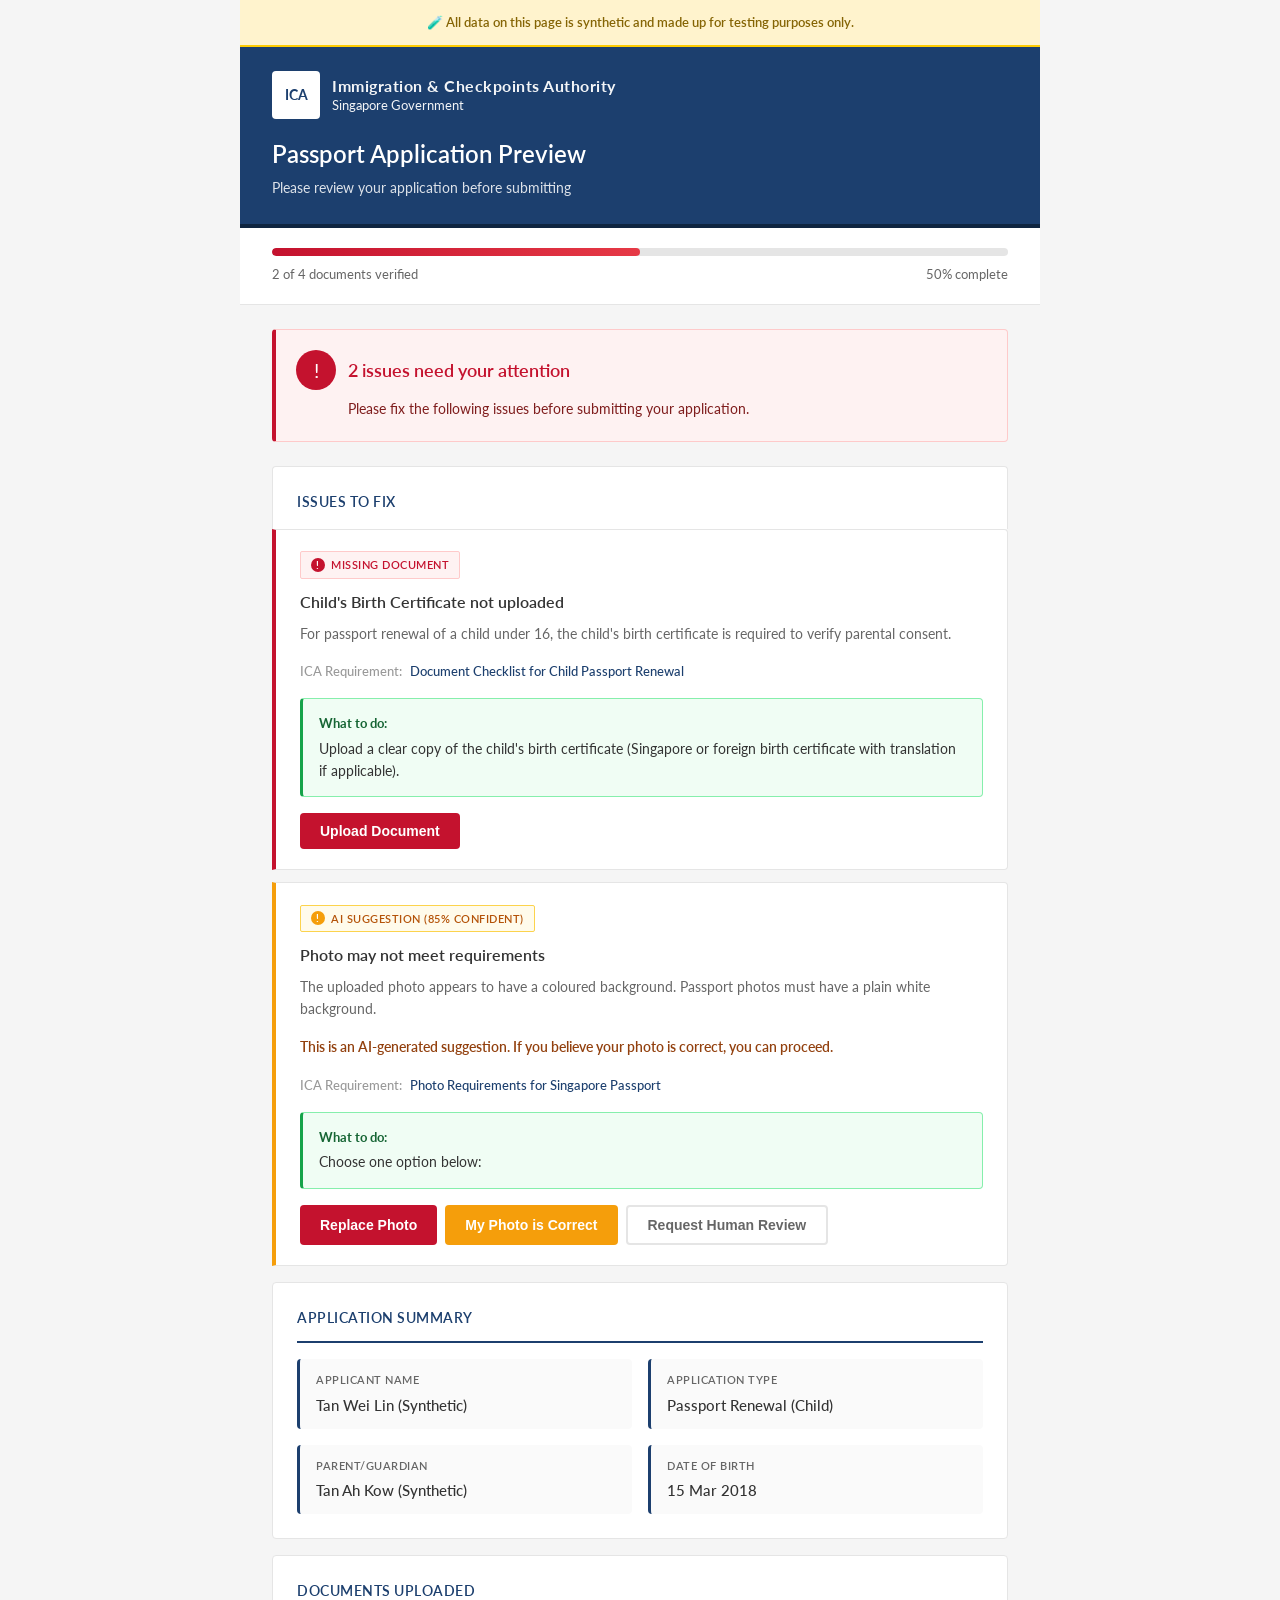
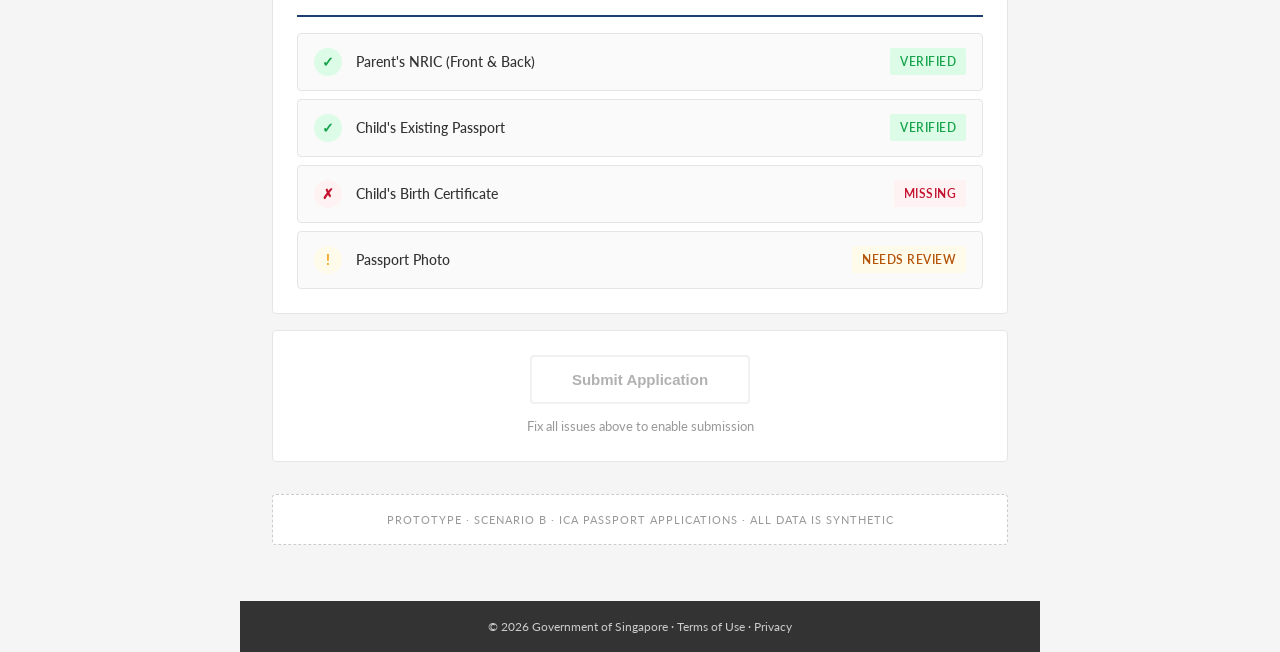
<file: day2-validate/prototype/index.html>
<!DOCTYPE html>
<html lang="en">
<head>
  <meta charset="UTF-8">
  <meta name="viewport" content="width=device-width, initial-scale=1.0">
  <title>Passport Application Preview - ICA (Prototype)</title>
  <link rel="preconnect" href="https://fonts.googleapis.com">
  <link rel="preconnect" href="https://fonts.gstatic.com" crossorigin>
  <link href="https://fonts.googleapis.com/css2?family=Lato:wght@400;600;700&display=swap" rel="stylesheet">
  <link rel="stylesheet" href="styles.css">
</head>
<body>
  <div class="container">
    <div class="synthetic-banner">
      🧪 All data on this page is synthetic and made up for testing purposes only.
    </div>

    <header>
      <div class="logo">
        <div class="logo-icon">ICA</div>
        <div class="logo-text">
          <strong>Immigration & Checkpoints Authority</strong>
          Singapore Government
        </div>
      </div>
      <h1>Passport Application Preview</h1>
      <p class="subtitle">Please review your application before submitting</p>
    </header>

    <div class="progress-section">
      <div class="progress-bar">
        <div class="progress-fill"></div>
      </div>
      <div class="progress-text">
        <span>2 of 4 documents verified</span>
        <span>50% complete</span>
      </div>
    </div>

    <div class="main-content">
      <section class="alert-box">
        <div class="alert-header">
          <span class="alert-icon">!</span>
          <h2>2 issues need your attention</h2>
        </div>
        <p>Please fix the following issues before submitting your application.</p>
      </section>

      <section class="errors-section">
        <h3>Issues to Fix</h3>

        <div class="error-card error">
          <div class="error-badge">Missing Document</div>
          <h4>Child's Birth Certificate not uploaded</h4>
          <p class="error-description">
            For passport renewal of a child under 16, the child's birth certificate is required to verify parental consent.
          </p>
          <div class="error-reference">
            <span class="reference-label">ICA Requirement:</span>
            <a href="#">Document Checklist for Child Passport Renewal</a>
          </div>
          <div class="error-action">
            <strong>What to do:</strong>
            Upload a clear copy of the child's birth certificate (Singapore or foreign birth certificate with translation if applicable).
          </div>
          <button class="btn btn-primary">Upload Document</button>
        </div>

        <div class="error-card warning">
          <div class="error-badge warning-badge">AI Suggestion (85% Confident)</div>
          <h4>Photo may not meet requirements</h4>
          <p class="error-description">
            The uploaded photo appears to have a coloured background. Passport photos must have a plain white background.
          </p>
          <p class="error-description" style="margin-top: 8px; font-weight: 600; color: #92400E;">
            This is an AI-generated suggestion. If you believe your photo is correct, you can proceed.
          </p>
          <div class="error-reference">
            <span class="reference-label">ICA Requirement:</span>
            <a href="#">Photo Requirements for Singapore Passport</a>
          </div>
          <div class="error-action">
            <strong>What to do:</strong>
            Choose one option below:
          </div>
          <div style="display: flex; gap: 8px; margin-top: 12px;">
            <button class="btn btn-primary">Replace Photo</button>
            <button class="btn btn-secondary">My Photo is Correct</button>
            <button class="btn btn-outline">Request Human Review</button>
          </div>
        </div>
      </section>

      <section class="application-summary">
        <h3>Application Summary</h3>
        <div class="summary-grid">
          <div class="summary-item">
            <span class="label">Applicant Name</span>
            <span class="value">Tan Wei Lin (Synthetic)</span>
          </div>
          <div class="summary-item">
            <span class="label">Application Type</span>
            <span class="value">Passport Renewal (Child)</span>
          </div>
          <div class="summary-item">
            <span class="label">Parent/Guardian</span>
            <span class="value">Tan Ah Kow (Synthetic)</span>
          </div>
          <div class="summary-item">
            <span class="label">Date of Birth</span>
            <span class="value">15 Mar 2018</span>
          </div>
        </div>
      </section>

      <section class="documents-uploaded">
        <h3>Documents Uploaded</h3>
        <ul class="document-list">
          <li class="document-item valid">
            <span class="status-icon">✓</span>
            <span class="doc-name">Parent's NRIC (Front & Back)</span>
            <span class="status-text">Verified</span>
          </li>
          <li class="document-item valid">
            <span class="status-icon">✓</span>
            <span class="doc-name">Child's Existing Passport</span>
            <span class="status-text">Verified</span>
          </li>
          <li class="document-item missing">
            <span class="status-icon">✗</span>
            <span class="doc-name">Child's Birth Certificate</span>
            <span class="status-text">Missing</span>
          </li>
          <li class="document-item warning">
            <span class="status-icon">!</span>
            <span class="doc-name">Passport Photo</span>
            <span class="status-text">Needs Review</span>
          </li>
        </ul>
      </section>

      <footer class="actions">
        <button class="btn btn-outline" disabled>Submit Application</button>
        <p class="footer-note">Fix all issues above to enable submission</p>
      </footer>

      <div class="prototype-label">
        PROTOTYPE · Scenario B · ICA Passport Applications · All data is synthetic
      </div>
    </div>

    <div class="gov-footer">
      © 2026 Government of Singapore · <a href="#">Terms of Use</a> · <a href="#">Privacy</a>
    </div>
  </div>
</body>
</html>
</file>
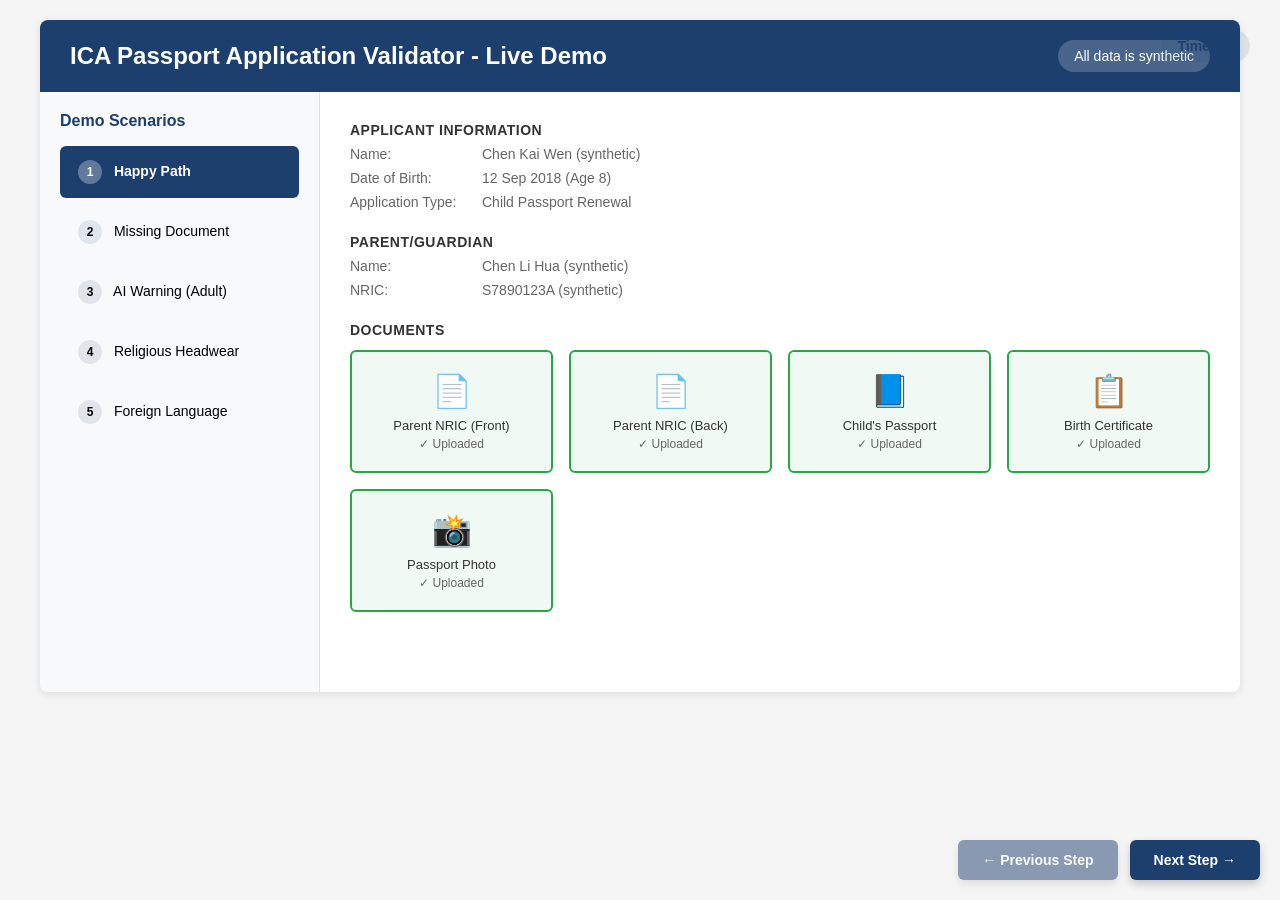
<file: day4-measure/demo.html>
<!DOCTYPE html>
<html lang="en">
<head>
    <meta charset="UTF-8">
    <meta name="viewport" content="width=device-width, initial-scale=1.0">
    <title>ICA Passport Validator - Live Demo</title>
    <style>
        * {
            margin: 0;
            padding: 0;
            box-sizing: border-box;
        }

        body {
            font-family: -apple-system, BlinkMacSystemFont, 'Segoe UI', Roboto, 'Helvetica Neue', Arial, sans-serif;
            background: #f5f5f5;
            padding: 20px;
        }

        .demo-container {
            max-width: 1200px;
            margin: 0 auto;
            background: white;
            border-radius: 8px;
            box-shadow: 0 2px 8px rgba(0,0,0,0.1);
            overflow: hidden;
        }

        .demo-header {
            background: #1C3F6E; /* ICA Blue */
            color: white;
            padding: 20px 30px;
            display: flex;
            justify-content: space-between;
            align-items: center;
        }

        .demo-header h1 {
            font-size: 24px;
            font-weight: 600;
        }

        .scenario-badge {
            background: rgba(255,255,255,0.2);
            padding: 8px 16px;
            border-radius: 20px;
            font-size: 14px;
        }

        .demo-content {
            display: flex;
            min-height: 600px;
        }

        .sidebar {
            width: 280px;
            background: #f8f9fa;
            border-right: 1px solid #e0e0e0;
            padding: 20px;
        }

        .sidebar h3 {
            font-size: 16px;
            color: #1C3F6E;
            margin-bottom: 16px;
            font-weight: 600;
        }

        .scenario-list {
            list-style: none;
        }

        .scenario-item {
            padding: 12px 16px;
            margin-bottom: 8px;
            border-radius: 6px;
            cursor: pointer;
            transition: all 0.2s;
            border: 2px solid transparent;
            font-size: 14px;
        }

        .scenario-item:hover {
            background: white;
            border-color: #1C3F6E;
        }

        .scenario-item.active {
            background: #1C3F6E;
            color: white;
            font-weight: 600;
        }

        .scenario-number {
            display: inline-block;
            width: 24px;
            height: 24px;
            background: rgba(28,63,110,0.1);
            border-radius: 50%;
            text-align: center;
            line-height: 24px;
            margin-right: 8px;
            font-weight: 600;
            font-size: 12px;
        }

        .scenario-item.active .scenario-number {
            background: rgba(255,255,255,0.3);
            color: white;
        }

        .main-content {
            flex: 1;
            padding: 30px;
        }

        .application-form {
            margin-bottom: 30px;
        }

        .form-section {
            margin-bottom: 24px;
        }

        .form-section h4 {
            font-size: 14px;
            font-weight: 600;
            color: #333;
            margin-bottom: 8px;
            text-transform: uppercase;
            letter-spacing: 0.5px;
        }

        .form-row {
            display: flex;
            gap: 12px;
            margin-bottom: 8px;
            font-size: 14px;
            color: #666;
        }

        .form-label {
            min-width: 120px;
            font-weight: 500;
        }

        .documents-grid {
            display: grid;
            grid-template-columns: repeat(auto-fill, minmax(200px, 1fr));
            gap: 16px;
            margin-top: 12px;
        }

        .document-card {
            background: #f8f9fa;
            border: 2px dashed #ccc;
            border-radius: 6px;
            padding: 20px;
            text-align: center;
            transition: all 0.2s;
        }

        .document-card.uploaded {
            border-style: solid;
            border-color: #28a745;
            background: #f0f9f4;
        }

        .document-card.missing {
            border-color: #C4122E;
            background: #fff5f5;
        }

        .document-icon {
            font-size: 32px;
            margin-bottom: 8px;
        }

        .document-name {
            font-size: 13px;
            font-weight: 500;
            color: #333;
            margin-bottom: 4px;
        }

        .document-status {
            font-size: 12px;
            color: #666;
        }

        .validation-panel {
            background: white;
            border: 2px solid #e0e0e0;
            border-radius: 8px;
            padding: 20px;
            margin-top: 20px;
        }

        .validation-panel.success {
            border-color: #28a745;
            background: #f0f9f4;
        }

        .validation-panel.error {
            border-color: #C4122E;
            background: #fff5f5;
        }

        .validation-panel.warning {
            border-color: #ff9800;
            background: #fff8f0;
        }

        .validation-panel.info {
            border-color: #2196F3;
            background: #f0f7ff;
        }

        .validation-header {
            display: flex;
            align-items: center;
            gap: 12px;
            margin-bottom: 16px;
        }

        .validation-icon {
            font-size: 32px;
        }

        .validation-title {
            font-size: 18px;
            font-weight: 600;
            color: #333;
        }

        .validation-message {
            font-size: 14px;
            line-height: 1.6;
            color: #333;
            margin-bottom: 16px;
        }

        .validation-list {
            list-style: none;
            margin-bottom: 16px;
        }

        .validation-list li {
            padding: 8px 0;
            padding-left: 24px;
            position: relative;
            font-size: 14px;
            color: #333;
        }

        .validation-list li:before {
            content: "✓";
            position: absolute;
            left: 0;
            color: #28a745;
            font-weight: bold;
        }

        .warning-box {
            background: white;
            border: 2px solid #ff9800;
            border-radius: 6px;
            padding: 16px;
            margin-bottom: 16px;
        }

        .warning-header {
            font-weight: 600;
            color: #333;
            margin-bottom: 8px;
            font-size: 14px;
        }

        .warning-content {
            font-size: 13px;
            color: #666;
            line-height: 1.5;
        }

        .confidence-badge {
            display: inline-block;
            background: #ff9800;
            color: white;
            padding: 4px 12px;
            border-radius: 4px;
            font-size: 12px;
            font-weight: 600;
            margin-left: 8px;
        }

        .checkbox-group {
            margin: 16px 0;
        }

        .checkbox-label {
            display: flex;
            align-items: center;
            gap: 12px;
            padding: 12px;
            background: white;
            border: 2px solid #e0e0e0;
            border-radius: 6px;
            margin-bottom: 8px;
            cursor: pointer;
            font-size: 14px;
        }

        .checkbox-label input {
            width: 20px;
            height: 20px;
        }

        .button-group {
            display: flex;
            gap: 12px;
            margin-top: 20px;
        }

        .btn {
            padding: 12px 24px;
            border: none;
            border-radius: 6px;
            font-size: 14px;
            font-weight: 600;
            cursor: pointer;
            transition: all 0.2s;
        }

        .btn-primary {
            background: #1C3F6E;
            color: white;
        }

        .btn-primary:hover {
            background: #152e4f;
        }

        .btn-secondary {
            background: white;
            color: #1C3F6E;
            border: 2px solid #1C3F6E;
        }

        .btn-secondary:hover {
            background: #f0f7ff;
        }

        .btn-danger {
            background: #C4122E;
            color: white;
        }

        .btn-danger:hover {
            background: #9a0e24;
        }

        .btn:disabled {
            opacity: 0.5;
            cursor: not-allowed;
        }

        .timer {
            position: absolute;
            top: 30px;
            right: 30px;
            background: rgba(28,63,110,0.1);
            padding: 8px 16px;
            border-radius: 20px;
            font-size: 14px;
            font-weight: 600;
            color: #1C3F6E;
        }

        .presenter-notes {
            background: #fff9e6;
            border-left: 4px solid #ff9800;
            padding: 16px;
            margin-top: 20px;
            font-size: 13px;
            color: #666;
            border-radius: 4px;
        }

        .presenter-notes strong {
            color: #333;
            display: block;
            margin-bottom: 8px;
        }

        .hidden {
            display: none !important;
        }

        .step-buttons {
            position: fixed;
            bottom: 20px;
            right: 20px;
            display: flex;
            gap: 12px;
            z-index: 1000;
        }

        .step-btn {
            padding: 12px 24px;
            background: #1C3F6E;
            color: white;
            border: none;
            border-radius: 6px;
            font-size: 14px;
            font-weight: 600;
            cursor: pointer;
            box-shadow: 0 4px 8px rgba(0,0,0,0.2);
        }

        .step-btn:hover {
            background: #152e4f;
        }

        .step-btn:disabled {
            opacity: 0.5;
            cursor: not-allowed;
        }
    </style>
</head>
<body>
    <div class="demo-container">
        <div class="demo-header">
            <h1>ICA Passport Application Validator - Live Demo</h1>
            <div class="scenario-badge">All data is synthetic</div>
        </div>

        <div class="demo-content">
            <div class="sidebar">
                <h3>Demo Scenarios</h3>
                <ul class="scenario-list">
                    <li class="scenario-item active" data-scenario="1">
                        <span class="scenario-number">1</span>
                        Happy Path
                    </li>
                    <li class="scenario-item" data-scenario="2">
                        <span class="scenario-number">2</span>
                        Missing Document
                    </li>
                    <li class="scenario-item" data-scenario="3">
                        <span class="scenario-number">3</span>
                        AI Warning (Adult)
                    </li>
                    <li class="scenario-item" data-scenario="4">
                        <span class="scenario-number">4</span>
                        Religious Headwear
                    </li>
                    <li class="scenario-item" data-scenario="5">
                        <span class="scenario-number">5</span>
                        Foreign Language
                    </li>
                </ul>
            </div>

            <div class="main-content">
                <div class="timer" id="timer">Time: 0s</div>

                <!-- Scenario 1: Happy Path -->
                <div id="scenario-1" class="scenario-content">
                    <div class="application-form">
                        <div class="form-section">
                            <h4>Applicant Information</h4>
                            <div class="form-row">
                                <span class="form-label">Name:</span>
                                <span>Chen Kai Wen (synthetic)</span>
                            </div>
                            <div class="form-row">
                                <span class="form-label">Date of Birth:</span>
                                <span>12 Sep 2018 (Age 8)</span>
                            </div>
                            <div class="form-row">
                                <span class="form-label">Application Type:</span>
                                <span>Child Passport Renewal</span>
                            </div>
                        </div>

                        <div class="form-section">
                            <h4>Parent/Guardian</h4>
                            <div class="form-row">
                                <span class="form-label">Name:</span>
                                <span>Chen Li Hua (synthetic)</span>
                            </div>
                            <div class="form-row">
                                <span class="form-label">NRIC:</span>
                                <span>S7890123A (synthetic)</span>
                            </div>
                        </div>

                        <div class="form-section">
                            <h4>Documents</h4>
                            <div class="documents-grid">
                                <div class="document-card uploaded">
                                    <div class="document-icon">📄</div>
                                    <div class="document-name">Parent NRIC (Front)</div>
                                    <div class="document-status">✓ Uploaded</div>
                                </div>
                                <div class="document-card uploaded">
                                    <div class="document-icon">📄</div>
                                    <div class="document-name">Parent NRIC (Back)</div>
                                    <div class="document-status">✓ Uploaded</div>
                                </div>
                                <div class="document-card uploaded">
                                    <div class="document-icon">📘</div>
                                    <div class="document-name">Child's Passport</div>
                                    <div class="document-status">✓ Uploaded</div>
                                </div>
                                <div class="document-card uploaded">
                                    <div class="document-icon">📋</div>
                                    <div class="document-name">Birth Certificate</div>
                                    <div class="document-status">✓ Uploaded</div>
                                </div>
                                <div class="document-card uploaded">
                                    <div class="document-icon">📸</div>
                                    <div class="document-name">Passport Photo</div>
                                    <div class="document-status">✓ Uploaded</div>
                                </div>
                            </div>
                        </div>
                    </div>

                    <div id="validation-1" class="hidden">
                        <div class="validation-panel success">
                            <div class="validation-header">
                                <div class="validation-icon">✅</div>
                                <div class="validation-title">All documents verified</div>
                            </div>
                            <div class="validation-message">
                                Your application is ready to submit:
                            </div>
                            <ul class="validation-list">
                                <li>Parent NRIC verified</li>
                                <li>Birth certificate verified</li>
                                <li>Existing passport verified</li>
                                <li>Photo meets requirements</li>
                                <li>Name matches across all documents</li>
                            </ul>
                            <div class="button-group">
                                <button class="btn btn-primary">Submit Application</button>
                            </div>
                        </div>

                        <div class="presenter-notes">
                            <strong>Presenter Note:</strong>
                            In 8 seconds, agent validated all documents and name matching. 85% of applications (12,750/week) look like this. No errors, no warnings. User can submit immediately.
                        </div>
                    </div>
                </div>

                <!-- Scenario 2: Missing Document -->
                <div id="scenario-2" class="scenario-content hidden">
                    <div class="application-form">
                        <div class="form-section">
                            <h4>Applicant Information</h4>
                            <div class="form-row">
                                <span class="form-label">Name:</span>
                                <span>Kumar Priya (synthetic)</span>
                            </div>
                            <div class="form-row">
                                <span class="form-label">Date of Birth:</span>
                                <span>25 Mar 2020 (Age 6)</span>
                            </div>
                            <div class="form-row">
                                <span class="form-label">Application Type:</span>
                                <span>Child Passport Renewal</span>
                            </div>
                        </div>

                        <div class="form-section">
                            <h4>Parent/Guardian</h4>
                            <div class="form-row">
                                <span class="form-label">Name:</span>
                                <span>Kumar Raj (synthetic)</span>
                            </div>
                            <div class="form-row">
                                <span class="form-label">NRIC:</span>
                                <span>S1234590B (synthetic)</span>
                            </div>
                        </div>

                        <div class="form-section">
                            <h4>Documents</h4>
                            <div class="documents-grid">
                                <div class="document-card uploaded">
                                    <div class="document-icon">📄</div>
                                    <div class="document-name">Parent NRIC</div>
                                    <div class="document-status">✓ Uploaded</div>
                                </div>
                                <div class="document-card uploaded">
                                    <div class="document-icon">📘</div>
                                    <div class="document-name">Child's Passport</div>
                                    <div class="document-status">✓ Uploaded</div>
                                </div>
                                <div class="document-card uploaded">
                                    <div class="document-icon">📸</div>
                                    <div class="document-name">Passport Photo</div>
                                    <div class="document-status">✓ Uploaded</div>
                                </div>
                                <div class="document-card missing">
                                    <div class="document-icon">❌</div>
                                    <div class="document-name">Birth Certificate</div>
                                    <div class="document-status">Missing</div>
                                </div>
                            </div>
                        </div>
                    </div>

                    <div id="validation-2" class="hidden">
                        <div class="validation-panel error">
                            <div class="validation-header">
                                <div class="validation-icon">❌</div>
                                <div class="validation-title">Birth Certificate not uploaded</div>
                            </div>

                            <div class="warning-box">
                                <div class="warning-header">Why we need this:</div>
                                <div class="warning-content">
                                    For child passport renewals, ICA requires the birth certificate to verify parental consent and citizenship status.
                                </div>
                            </div>

                            <div class="warning-box">
                                <div class="warning-header">What to do:</div>
                                <div class="warning-content">
                                    Upload a clear photo or scan of your child's birth certificate. The document should show:
                                    <ul style="margin: 8px 0 0 20px;">
                                        <li>Child's full name</li>
                                        <li>Date of birth</li>
                                        <li>Parents' names</li>
                                    </ul>
                                </div>
                            </div>

                            <div class="button-group">
                                <button class="btn btn-primary" id="upload-btn-2">Upload Birth Certificate</button>
                            </div>

                            <div class="validation-message" style="margin-top: 16px; color: #C4122E; font-weight: 600;">
                                ⚠️ You cannot submit until all mandatory documents are uploaded.
                            </div>
                        </div>

                        <div class="presenter-notes">
                            <strong>Presenter Note:</strong>
                            Agent detected missing birth certificate in 5 seconds and blocked submission. Message explains WHY needed and WHAT to do. This prevents 2,550 incomplete submissions/week. DEAL-BREAKER: If agent allows submission without mandatory docs, defeats entire purpose.
                        </div>
                    </div>

                    <div id="validation-2-fixed" class="hidden">
                        <div class="validation-panel success">
                            <div class="validation-header">
                                <div class="validation-icon">✅</div>
                                <div class="validation-title">Birth certificate verified</div>
                            </div>
                            <div class="validation-message">
                                All documents now complete. Your application is ready to submit.
                            </div>
                            <div class="button-group">
                                <button class="btn btn-primary">Submit Application</button>
                            </div>
                        </div>
                    </div>
                </div>

                <!-- Scenario 3: AI Warning -->
                <div id="scenario-3" class="scenario-content hidden">
                    <div class="application-form">
                        <div class="form-section">
                            <h4>Applicant Information</h4>
                            <div class="form-row">
                                <span class="form-label">Name:</span>
                                <span>Tan Wei Ming (synthetic)</span>
                            </div>
                            <div class="form-row">
                                <span class="form-label">Date of Birth:</span>
                                <span>15 Aug 1988 (Age 38)</span>
                            </div>
                            <div class="form-row">
                                <span class="form-label">NRIC:</span>
                                <span>S8812345B (synthetic)</span>
                            </div>
                            <div class="form-row">
                                <span class="form-label">Application Type:</span>
                                <span>Adult Passport Renewal</span>
                            </div>
                        </div>

                        <div class="form-section">
                            <h4>Documents</h4>
                            <div class="documents-grid">
                                <div class="document-card uploaded">
                                    <div class="document-icon">📄</div>
                                    <div class="document-name">All Documents</div>
                                    <div class="document-status">✓ 3/3 Uploaded</div>
                                </div>
                                <div class="document-card" style="border-color: #ff9800; background: #fff8f0;">
                                    <div class="document-icon">⚠️</div>
                                    <div class="document-name">Passport Photo</div>
                                    <div class="document-status">Needs Review</div>
                                </div>
                            </div>
                        </div>
                    </div>

                    <div id="validation-3" class="hidden">
                        <div class="validation-panel warning">
                            <div class="validation-header">
                                <div class="validation-icon">⚠️</div>
                                <div class="validation-title">Photo likely does not meet requirements</div>
                            </div>

                            <div class="warning-box">
                                <div class="warning-header">Issue detected:</div>
                                <div class="warning-content">
                                    Background appears gray or off-white instead of pure white. ICA requires a plain white background for passport photos.
                                    <br><br>
                                    AI confidence: <span class="confidence-badge">94% (High)</span>
                                </div>
                            </div>

                            <div class="warning-box">
                                <div class="warning-header">Before you continue, please acknowledge:</div>
                                <div class="checkbox-group">
                                    <label class="checkbox-label">
                                        <input type="checkbox" id="check-1">
                                        <span>I understand the photo may not meet ICA requirements</span>
                                    </label>
                                    <label class="checkbox-label">
                                        <input type="checkbox" id="check-2">
                                        <span>I understand my application may be rejected if photo is incorrect</span>
                                    </label>
                                    <label class="checkbox-label">
                                        <input type="checkbox" id="check-3">
                                        <span>I choose to submit this photo anyway</span>
                                    </label>
                                </div>
                            </div>

                            <div class="button-group">
                                <button class="btn btn-secondary">Replace Photo</button>
                                <button class="btn btn-primary" id="acknowledge-btn-3" disabled>Keep Photo & Acknowledge</button>
                            </div>
                        </div>

                        <div class="presenter-notes">
                            <strong>Presenter Note:</strong>
                            Agent detected gray background at 94% confidence. Shows strong warning with 3 checkboxes. But NEVER blocks. User has control. This handles false positives gracefully. DEAL-BREAKER: If agent blocks at 94%, violates "never block on AI alone" principle.
                        </div>
                    </div>

                    <div id="validation-3-acknowledged" class="hidden">
                        <div class="validation-panel info">
                            <div class="validation-header">
                                <div class="validation-icon">✅</div>
                                <div class="validation-title">Acknowledged</div>
                            </div>
                            <div class="validation-message">
                                Your choice has been recorded.<br><br>
                                This application will be reviewed by an ICA officer (HIGH priority review due to photo concern).<br><br>
                                You can still submit your application.
                            </div>
                            <div class="button-group">
                                <button class="btn btn-primary">Submit Application</button>
                            </div>
                        </div>
                    </div>
                </div>

                <!-- Scenario 4: Religious Headwear -->
                <div id="scenario-4" class="scenario-content hidden">
                    <div class="application-form">
                        <div class="form-section">
                            <h4>Applicant Information</h4>
                            <div class="form-row">
                                <span class="form-label">Name:</span>
                                <span>Nurul Aisyah Binti Ahmad (synthetic)</span>
                            </div>
                            <div class="form-row">
                                <span class="form-label">Date of Birth:</span>
                                <span>18 Jun 2019 (Age 7)</span>
                            </div>
                            <div class="form-row">
                                <span class="form-label">Application Type:</span>
                                <span>Child Passport Renewal</span>
                            </div>
                        </div>

                        <div class="form-section">
                            <h4>Parent/Guardian</h4>
                            <div class="form-row">
                                <span class="form-label">Name:</span>
                                <span>Siti Aminah Binti Ibrahim (synthetic)</span>
                            </div>
                            <div class="form-row">
                                <span class="form-label">NRIC:</span>
                                <span>S3456802N (synthetic)</span>
                            </div>
                        </div>

                        <div class="form-section">
                            <h4>Documents</h4>
                            <div class="documents-grid">
                                <div class="document-card uploaded">
                                    <div class="document-icon">📄</div>
                                    <div class="document-name">Parent NRIC</div>
                                    <div class="document-status">✓ Uploaded</div>
                                </div>
                                <div class="document-card uploaded">
                                    <div class="document-icon">📋</div>
                                    <div class="document-name">Birth Certificate</div>
                                    <div class="document-status">✓ Uploaded</div>
                                </div>
                                <div class="document-card uploaded">
                                    <div class="document-icon">📘</div>
                                    <div class="document-name">Child's Passport</div>
                                    <div class="document-status">✓ Uploaded</div>
                                </div>
                                <div class="document-card uploaded" style="border-color: #1C3F6E; border-width: 3px;">
                                    <div class="document-icon">🧕</div>
                                    <div class="document-name">Passport Photo</div>
                                    <div class="document-status">✓ With Hijab</div>
                                </div>
                            </div>
                        </div>
                    </div>

                    <div id="validation-4" class="hidden">
                        <div class="validation-panel success">
                            <div class="validation-header">
                                <div class="validation-icon">✅</div>
                                <div class="validation-title">All documents verified</div>
                            </div>
                            <div class="validation-message">
                                Your application is ready to submit:
                            </div>
                            <ul class="validation-list">
                                <li>Parent NRIC verified</li>
                                <li>Birth certificate verified</li>
                                <li>Existing passport verified</li>
                                <li>Photo meets requirements (religious headwear allowed)</li>
                                <li>Name matches across all documents</li>
                            </ul>
                            <div class="button-group">
                                <button class="btn btn-primary">Submit Application</button>
                            </div>
                        </div>

                        <div class="presenter-notes" style="background: #ffe6e6; border-color: #C4122E;">
                            <strong>CRITICAL - Presenter Pause Here:</strong>
                            The photo shows a hijab. Agent validated face is fully visible. ICA policy ALLOWS religious headwear - hijabs, turbans, kippah.
                            <br><br>
                            <strong style="color: #C4122E;">IF AGENT REJECTS THIS:</strong> National incident. "ICA AI tells Muslim girl to remove hijab" - discrimination lawsuit, community outrage, Minister in Parliament, political crisis.
                            <br><br>
                            Singapore: 15% Muslim, Sikh community, religious harmony is national value. ONE wrong rejection = disaster.
                            <br><br>
                            <strong>This is DEAL-BREAKER #6 - most critical case. Must pass 100% or DO NOT LAUNCH.</strong>
                        </div>
                    </div>
                </div>

                <!-- Scenario 5: Foreign Language -->
                <div id="scenario-5" class="scenario-content hidden">
                    <div class="application-form">
                        <div class="form-section">
                            <h4>Applicant Information</h4>
                            <div class="form-row">
                                <span class="form-label">Name:</span>
                                <span>Schmidt Anna (synthetic)</span>
                            </div>
                            <div class="form-row">
                                <span class="form-label">Date of Birth:</span>
                                <span>19 May 2020 (Age 6)</span>
                            </div>
                            <div class="form-row">
                                <span class="form-label">Application Type:</span>
                                <span>Child Passport Renewal</span>
                            </div>
                        </div>

                        <div class="form-section">
                            <h4>Parent/Guardian</h4>
                            <div class="form-row">
                                <span class="form-label">Name:</span>
                                <span>Schmidt Klaus (synthetic)</span>
                            </div>
                            <div class="form-row">
                                <span class="form-label">NRIC:</span>
                                <span>S9012348J (synthetic)</span>
                            </div>
                        </div>

                        <div class="form-section">
                            <h4>Documents</h4>
                            <div class="documents-grid">
                                <div class="document-card uploaded">
                                    <div class="document-icon">📄</div>
                                    <div class="document-name">Parent NRIC</div>
                                    <div class="document-status">✓ Uploaded</div>
                                </div>
                                <div class="document-card uploaded">
                                    <div class="document-icon">📘</div>
                                    <div class="document-name">Child's Passport</div>
                                    <div class="document-status">✓ Uploaded</div>
                                </div>
                                <div class="document-card uploaded">
                                    <div class="document-icon">📸</div>
                                    <div class="document-name">Passport Photo</div>
                                    <div class="document-status">✓ Uploaded</div>
                                </div>
                                <div class="document-card" style="border-color: #2196F3; background: #f0f7ff;">
                                    <div class="document-icon">🇩🇪</div>
                                    <div class="document-name">Geburtsurkunde</div>
                                    <div class="document-status">German</div>
                                </div>
                            </div>
                        </div>
                    </div>

                    <div id="validation-5" class="hidden">
                        <div class="validation-panel info">
                            <div class="validation-header">
                                <div class="validation-icon">⏸️</div>
                                <div class="validation-title">Officer Review Required</div>
                            </div>

                            <div class="warning-box">
                                <div class="warning-header">Document detected:</div>
                                <div class="warning-content">
                                    Birth certificate appears to be in German.
                                </div>
                            </div>

                            <div class="warning-box">
                                <div class="warning-header">What happens next:</div>
                                <div class="warning-content">
                                    Your application will be reviewed by an ICA officer who will verify the document and translate if needed.
                                    <br><br>
                                    <strong>Review time: 1-2 business days</strong>
                                    <br><br>
                                    You can still submit your application. An officer will contact you if additional documents are required.
                                </div>
                            </div>

                            <div class="button-group">
                                <button class="btn btn-primary">Submit for Officer Review</button>
                            </div>
                        </div>

                        <div class="presenter-notes">
                            <strong>Presenter Note:</strong>
                            Agent detected German birth certificate in 6 seconds. Does NOT attempt validation (would produce errors). Escalates to Language Verification queue. User can submit, officer handles translation. Better than 6-day rejection loop.
                        </div>
                    </div>
                </div>
            </div>
        </div>
    </div>

    <div class="step-buttons">
        <button class="step-btn" id="prev-btn" disabled>← Previous Step</button>
        <button class="step-btn" id="next-btn">Next Step →</button>
    </div>

    <script>
        let currentScenario = 1;
        let currentStep = 0;
        let timerInterval;
        let seconds = 0;

        const scenarios = {
            1: { steps: 2, times: [0, 8] },
            2: { steps: 3, times: [0, 5, 8] },
            3: { steps: 3, times: [0, 12, 15] },
            4: { steps: 2, times: [0, 9] },
            5: { steps: 2, times: [0, 6] }
        };

        function startTimer() {
            clearInterval(timerInterval);
            seconds = 0;
            updateTimer();
            timerInterval = setInterval(() => {
                seconds++;
                updateTimer();
            }, 1000);
        }

        function updateTimer() {
            document.getElementById('timer').textContent = `Time: ${seconds}s`;
        }

        function showScenario(num) {
            document.querySelectorAll('.scenario-content').forEach(el => el.classList.add('hidden'));
            document.getElementById(`scenario-${num}`).classList.remove('hidden');

            document.querySelectorAll('.scenario-item').forEach(el => el.classList.remove('active'));
            document.querySelector(`[data-scenario="${num}"]`).classList.add('active');

            currentScenario = num;
            currentStep = 0;
            startTimer();
            updateStepButtons();
        }

        function nextStep() {
            const scenario = scenarios[currentScenario];
            if (currentStep < scenario.steps - 1) {
                currentStep++;
                seconds = scenario.times[currentStep];
                updateTimer();

                if (currentScenario === 1) {
                    if (currentStep === 1) document.getElementById('validation-1').classList.remove('hidden');
                } else if (currentScenario === 2) {
                    if (currentStep === 1) document.getElementById('validation-2').classList.remove('hidden');
                    if (currentStep === 2) {
                        document.getElementById('validation-2').classList.add('hidden');
                        document.getElementById('validation-2-fixed').classList.remove('hidden');
                    }
                } else if (currentScenario === 3) {
                    if (currentStep === 1) document.getElementById('validation-3').classList.remove('hidden');
                    if (currentStep === 2) {
                        document.getElementById('validation-3').classList.add('hidden');
                        document.getElementById('validation-3-acknowledged').classList.remove('hidden');
                    }
                } else if (currentScenario === 4) {
                    if (currentStep === 1) document.getElementById('validation-4').classList.remove('hidden');
                } else if (currentScenario === 5) {
                    if (currentStep === 1) document.getElementById('validation-5').classList.remove('hidden');
                }

                updateStepButtons();
            } else if (currentScenario < 5) {
                showScenario(currentScenario + 1);
            }
        }

        function prevStep() {
            if (currentStep > 0) {
                currentStep--;
                seconds = scenarios[currentScenario].times[currentStep];
                updateTimer();

                if (currentScenario === 1) {
                    if (currentStep === 0) document.getElementById('validation-1').classList.add('hidden');
                } else if (currentScenario === 2) {
                    if (currentStep === 1) document.getElementById('validation-2-fixed').classList.add('hidden');
                    if (currentStep === 0) document.getElementById('validation-2').classList.add('hidden');
                    document.getElementById('validation-2').classList.remove('hidden');
                } else if (currentScenario === 3) {
                    if (currentStep === 1) document.getElementById('validation-3-acknowledged').classList.add('hidden');
                    if (currentStep === 0) document.getElementById('validation-3').classList.add('hidden');
                    document.getElementById('validation-3').classList.remove('hidden');
                } else if (currentScenario === 4) {
                    if (currentStep === 0) document.getElementById('validation-4').classList.add('hidden');
                } else if (currentScenario === 5) {
                    if (currentStep === 0) document.getElementById('validation-5').classList.add('hidden');
                }

                updateStepButtons();
            } else if (currentScenario > 1) {
                showScenario(currentScenario - 1);
                currentStep = scenarios[currentScenario].steps - 1;
            }
        }

        function updateStepButtons() {
            document.getElementById('prev-btn').disabled = (currentScenario === 1 && currentStep === 0);
            document.getElementById('next-btn').disabled = (currentScenario === 5 && currentStep === scenarios[5].steps - 1);
        }

        // Scenario navigation
        document.querySelectorAll('.scenario-item').forEach(item => {
            item.addEventListener('click', () => {
                showScenario(parseInt(item.dataset.scenario));
            });
        });

        // Step buttons
        document.getElementById('next-btn').addEventListener('click', nextStep);
        document.getElementById('prev-btn').addEventListener('click', prevStep);

        // Scenario 2: Upload button
        document.getElementById('upload-btn-2')?.addEventListener('click', () => {
            nextStep();
        });

        // Scenario 3: Checkboxes
        const checkboxes = [document.getElementById('check-1'), document.getElementById('check-2'), document.getElementById('check-3')];
        const acknowledgeBtn = document.getElementById('acknowledge-btn-3');

        checkboxes.forEach(cb => {
            cb?.addEventListener('change', () => {
                const allChecked = checkboxes.every(c => c.checked);
                acknowledgeBtn.disabled = !allChecked;
            });
        });

        acknowledgeBtn?.addEventListener('click', () => {
            nextStep();
        });

        // Keyboard navigation
        document.addEventListener('keydown', (e) => {
            if (e.key === 'ArrowRight') nextStep();
            if (e.key === 'ArrowLeft') prevStep();
        });

        // Initialize
        startTimer();
    </script>
</body>
</html>
</file>
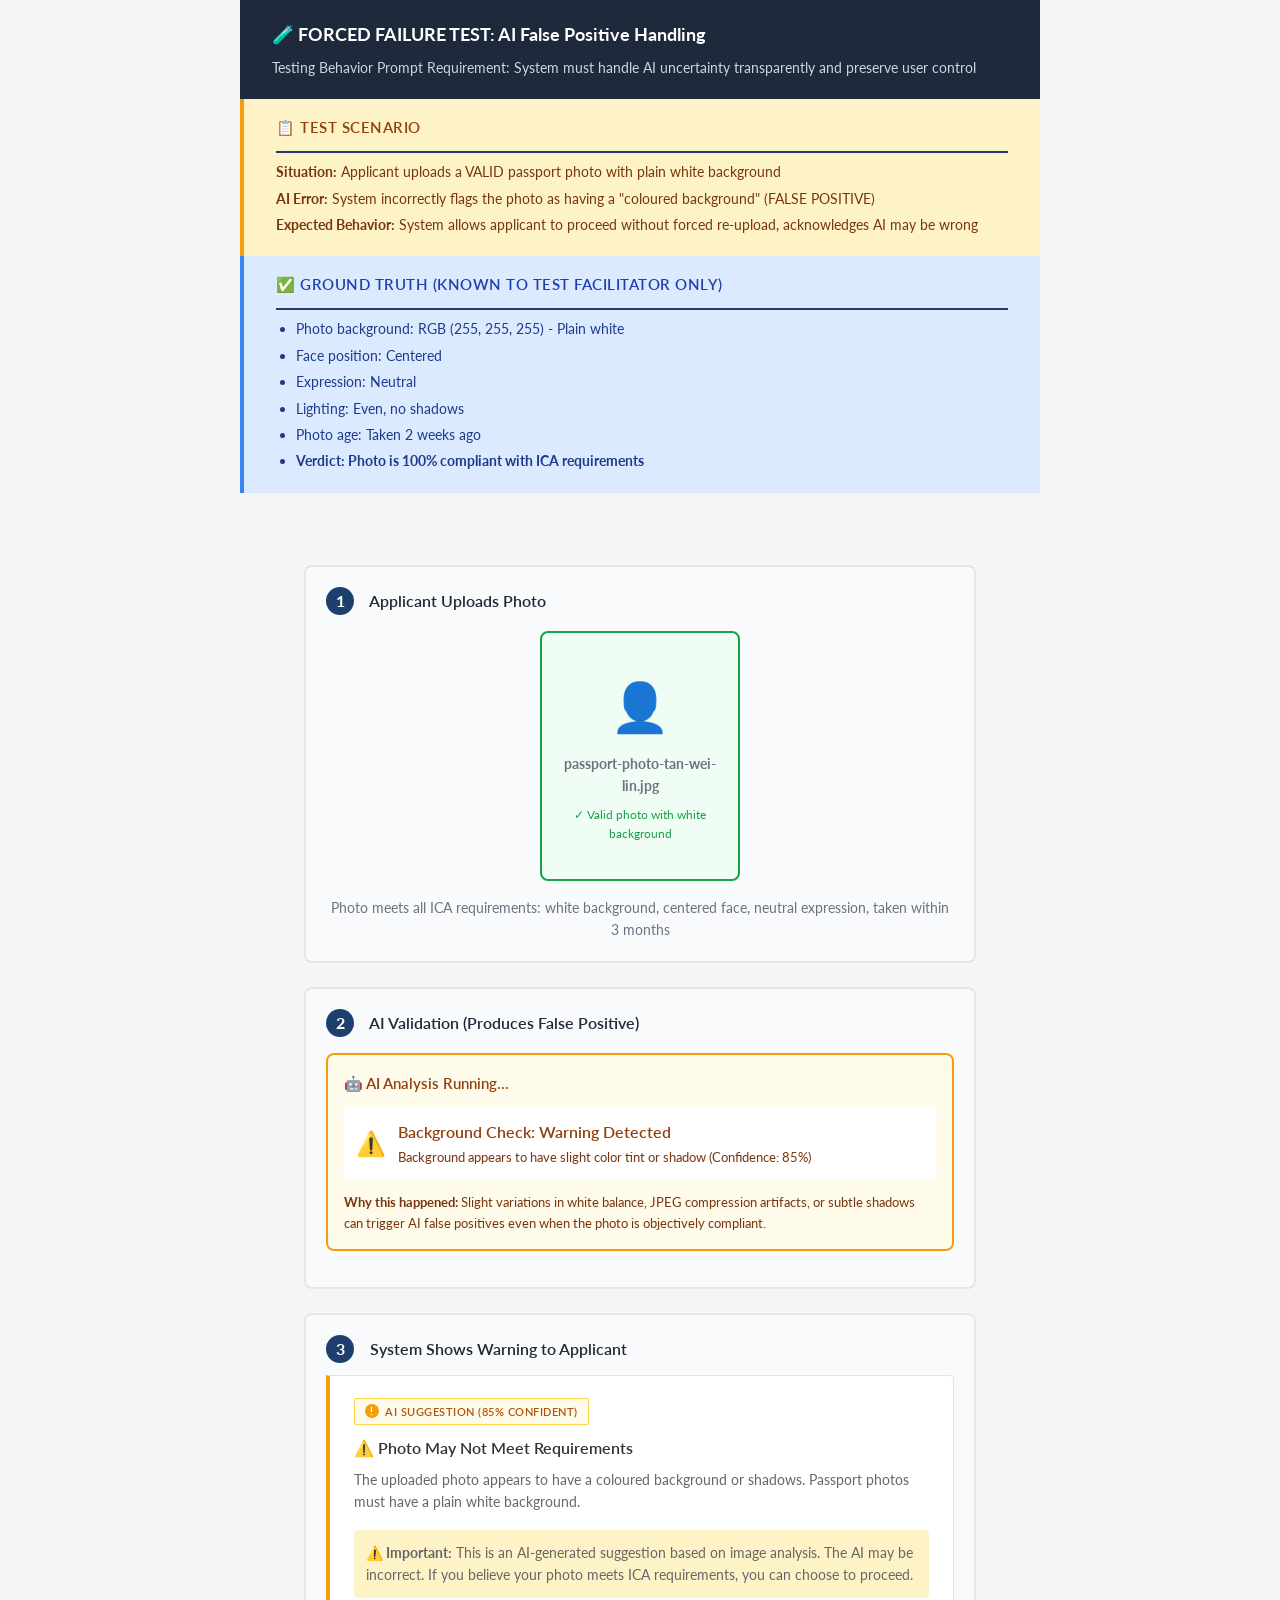
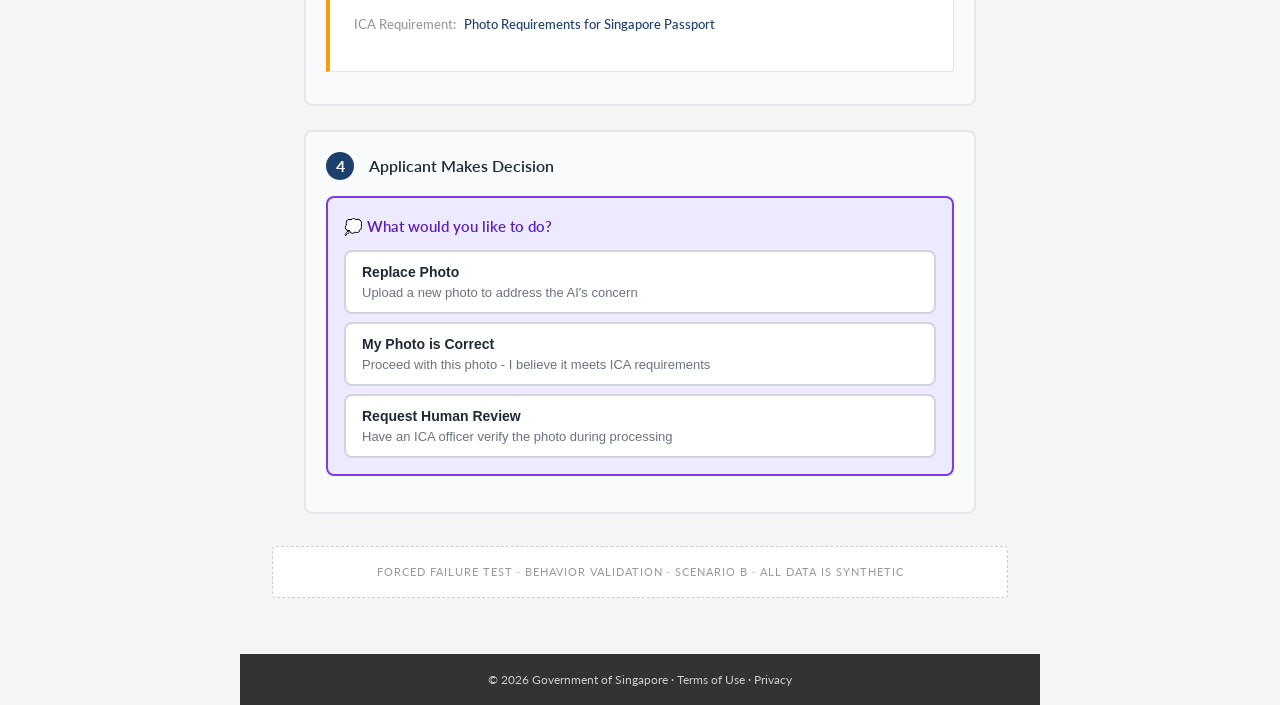
<file: day2-validate/prototype/forced-failure-test.html>
<!DOCTYPE html>
<html lang="en">
<head>
  <meta charset="UTF-8">
  <meta name="viewport" content="width=device-width, initial-scale=1.0">
  <title>Forced Failure Test - AI False Positive Handling</title>
  <link rel="preconnect" href="https://fonts.googleapis.com">
  <link rel="preconnect" href="https://fonts.gstatic.com" crossorigin>
  <link href="https://fonts.googleapis.com/css2?family=Lato:wght@400;600;700&display=swap" rel="stylesheet">
  <link rel="stylesheet" href="styles.css">
  <style>
    .test-header {
      background: #1E293B;
      color: white;
      padding: 20px 32px;
      margin-bottom: 0;
    }

    .test-header h2 {
      font-size: 18px;
      margin-bottom: 8px;
    }

    .test-header p {
      font-size: 14px;
      color: #CBD5E1;
      margin: 0;
    }

    .scenario-box {
      background: #FEF3C7;
      border-left: 4px solid #F59E0B;
      padding: 16px 32px;
      margin-bottom: 0;
    }

    .scenario-box h3 {
      font-size: 15px;
      color: #92400E;
      margin-bottom: 8px;
      font-weight: 600;
    }

    .scenario-box p {
      font-size: 14px;
      color: #78350F;
      margin-bottom: 4px;
    }

    .ground-truth {
      background: #DBEAFE;
      border-left: 4px solid #3B82F6;
      padding: 16px 32px;
      margin-bottom: 24px;
    }

    .ground-truth h3 {
      font-size: 15px;
      color: #1E40AF;
      margin-bottom: 8px;
      font-weight: 600;
    }

    .ground-truth ul {
      margin: 8px 0 0 20px;
      color: #1E3A8A;
    }

    .ground-truth li {
      font-size: 14px;
      margin-bottom: 4px;
    }

    .test-step {
      background: #F9FAFB;
      border: 2px solid #E5E7EB;
      border-radius: 8px;
      padding: 20px;
      margin: 24px 32px;
    }

    .step-number {
      display: inline-block;
      background: #1C3F6E;
      color: white;
      width: 28px;
      height: 28px;
      border-radius: 50%;
      text-align: center;
      line-height: 28px;
      font-weight: 700;
      margin-right: 12px;
    }

    .step-title {
      font-size: 16px;
      font-weight: 600;
      color: #1F2937;
      margin-bottom: 12px;
    }

    .photo-preview {
      width: 200px;
      height: 250px;
      margin: 16px auto;
      background: white;
      border: 2px solid #E5E7EB;
      border-radius: 8px;
      display: flex;
      align-items: center;
      justify-content: center;
      flex-direction: column;
      font-size: 14px;
      color: #6B7280;
      text-align: center;
      padding: 20px;
    }

    .photo-preview.valid {
      border-color: #16A34A;
      background: #F0FDF4;
    }

    .ai-analysis {
      background: #FFFBEB;
      border: 2px solid #F59E0B;
      border-radius: 8px;
      padding: 16px;
      margin: 16px 0;
    }

    .ai-analysis h4 {
      font-size: 15px;
      color: #92400E;
      margin-bottom: 8px;
      font-weight: 600;
    }

    .ai-result {
      display: flex;
      align-items: center;
      gap: 12px;
      margin: 12px 0;
      padding: 12px;
      background: white;
      border-radius: 4px;
    }

    .result-icon {
      font-size: 24px;
    }

    .result-text {
      flex: 1;
    }

    .result-label {
      font-weight: 600;
      color: #92400E;
      margin-bottom: 2px;
    }

    .result-detail {
      font-size: 13px;
      color: #78350F;
    }

    .user-decision {
      background: #EDE9FE;
      border: 2px solid #7C3AED;
      border-radius: 8px;
      padding: 16px;
      margin: 16px 0;
    }

    .user-decision h4 {
      font-size: 15px;
      color: #5B21B6;
      margin-bottom: 12px;
      font-weight: 600;
    }

    .decision-buttons {
      display: flex;
      flex-direction: column;
      gap: 8px;
    }

    .decision-btn {
      padding: 12px 16px;
      border: 2px solid #D1D5DB;
      border-radius: 8px;
      background: white;
      cursor: pointer;
      text-align: left;
      transition: all 0.2s;
      font-size: 14px;
    }

    .decision-btn:hover {
      border-color: #1C3F6E;
      background: #F0F9FF;
    }

    .decision-btn.selected {
      border-color: #7C3AED;
      background: #F5F3FF;
    }

    .decision-btn strong {
      display: block;
      color: #1F2937;
      margin-bottom: 4px;
    }

    .decision-btn span {
      color: #6B7280;
      font-size: 13px;
    }

    .system-response {
      background: #F0FDF4;
      border: 2px solid #16A34A;
      border-radius: 8px;
      padding: 16px;
      margin: 16px 0;
      display: none;
    }

    .system-response.show {
      display: block;
    }

    .system-response h4 {
      font-size: 15px;
      color: #15803D;
      margin-bottom: 8px;
      font-weight: 600;
    }

    .system-response p {
      font-size: 14px;
      color: #166534;
      line-height: 1.6;
      margin-bottom: 8px;
    }

    .outcome-box {
      background: #1E293B;
      color: white;
      border-radius: 8px;
      padding: 20px;
      margin: 24px 32px;
      display: none;
    }

    .outcome-box.show {
      display: block;
    }

    .outcome-box h3 {
      font-size: 16px;
      margin-bottom: 12px;
      color: #10B981;
    }

    .outcome-box ul {
      margin: 8px 0 0 20px;
    }

    .outcome-box li {
      font-size: 14px;
      color: #CBD5E1;
      margin-bottom: 6px;
    }
  </style>
</head>
<body>
  <div class="container">
    <div class="test-header">
      <h2>🧪 FORCED FAILURE TEST: AI False Positive Handling</h2>
      <p>Testing Behavior Prompt Requirement: System must handle AI uncertainty transparently and preserve user control</p>
    </div>

    <div class="scenario-box">
      <h3>📋 Test Scenario</h3>
      <p><strong>Situation:</strong> Applicant uploads a VALID passport photo with plain white background</p>
      <p><strong>AI Error:</strong> System incorrectly flags the photo as having a "coloured background" (FALSE POSITIVE)</p>
      <p><strong>Expected Behavior:</strong> System allows applicant to proceed without forced re-upload, acknowledges AI may be wrong</p>
    </div>

    <div class="ground-truth">
      <h3>✅ Ground Truth (Known to Test Facilitator Only)</h3>
      <ul>
        <li>Photo background: RGB (255, 255, 255) - Plain white</li>
        <li>Face position: Centered</li>
        <li>Expression: Neutral</li>
        <li>Lighting: Even, no shadows</li>
        <li>Photo age: Taken 2 weeks ago</li>
        <li><strong>Verdict: Photo is 100% compliant with ICA requirements</strong></li>
      </ul>
    </div>

    <div class="main-content">
      <!-- Step 1: Photo Upload -->
      <div class="test-step">
        <div class="step-title">
          <span class="step-number">1</span>
          Applicant Uploads Photo
        </div>

        <div class="photo-preview valid">
          <div style="font-size: 48px; margin-bottom: 8px;">👤</div>
          <strong>passport-photo-tan-wei-lin.jpg</strong>
          <span style="font-size: 12px; color: #16A34A; margin-top: 8px;">✓ Valid photo with white background</span>
        </div>

        <p style="text-align: center; font-size: 14px; color: #6B7280;">
          Photo meets all ICA requirements: white background, centered face, neutral expression, taken within 3 months
        </p>
      </div>

      <!-- Step 2: AI Analysis -->
      <div class="test-step">
        <div class="step-title">
          <span class="step-number">2</span>
          AI Validation (Produces False Positive)
        </div>

        <div class="ai-analysis">
          <h4>🤖 AI Analysis Running...</h4>

          <div class="ai-result">
            <span class="result-icon">⚠️</span>
            <div class="result-text">
              <div class="result-label">Background Check: Warning Detected</div>
              <div class="result-detail">Background appears to have slight color tint or shadow (Confidence: 85%)</div>
            </div>
          </div>

          <p style="font-size: 13px; color: #78350F; margin-top: 12px;">
            <strong>Why this happened:</strong> Slight variations in white balance, JPEG compression artifacts, or subtle shadows can trigger AI false positives even when the photo is objectively compliant.
          </p>
        </div>
      </div>

      <!-- Step 3: System Presents Warning -->
      <div class="test-step">
        <div class="step-title">
          <span class="step-number">3</span>
          System Shows Warning to Applicant
        </div>

        <div class="error-card warning">
          <div class="error-badge warning-badge">AI Suggestion (85% Confident)</div>
          <h4>⚠️ Photo May Not Meet Requirements</h4>
          <p class="error-description">
            The uploaded photo appears to have a coloured background or shadows. Passport photos must have a plain white background.
          </p>
          <p class="error-description" style="margin-top: 12px; padding: 12px; background: #FEF3C7; border-radius: 4px;">
            <strong>⚠️ Important:</strong> This is an AI-generated suggestion based on image analysis. The AI may be incorrect. If you believe your photo meets ICA requirements, you can choose to proceed.
          </p>
          <div class="error-reference">
            <span class="reference-label">ICA Requirement:</span>
            <a href="#">Photo Requirements for Singapore Passport</a>
          </div>
        </div>
      </div>

      <!-- Step 4: User Decision -->
      <div class="test-step">
        <div class="step-title">
          <span class="step-number">4</span>
          Applicant Makes Decision
        </div>

        <div class="user-decision">
          <h4>💭 What would you like to do?</h4>

          <div class="decision-buttons">
            <button class="decision-btn" data-option="replace">
              <strong>Replace Photo</strong>
              <span>Upload a new photo to address the AI's concern</span>
            </button>

            <button class="decision-btn" data-option="keep">
              <strong>My Photo is Correct</strong>
              <span>Proceed with this photo - I believe it meets ICA requirements</span>
            </button>

            <button class="decision-btn" data-option="review">
              <strong>Request Human Review</strong>
              <span>Have an ICA officer verify the photo during processing</span>
            </button>
          </div>
        </div>

        <div class="system-response" id="keep-response">
          <h4>✅ Photo Accepted - Application Can Proceed</h4>
          <p>
            <strong>Your choice has been recorded.</strong> You've indicated this photo meets ICA requirements.
          </p>
          <p>
            An ICA officer will verify the photo during application processing. If the photo meets requirements (as you indicated), your application will proceed normally. If the officer determines the photo doesn't meet requirements, your application may be returned for correction.
          </p>
          <p style="margin-top: 12px; font-size: 13px; color: #15803D;">
            ℹ️ <strong>Note:</strong> You can continue to submit your application. The AI warning will not block your submission.
          </p>
        </div>

        <div class="system-response" id="review-response">
          <h4>✅ Human Review Requested</h4>
          <p>
            <strong>Your photo will be reviewed by an ICA officer.</strong> You can continue with your application.
          </p>
          <p>
            The officer will verify whether the photo meets requirements during processing. Review typically takes 1-2 business days. You'll be notified if any issues are found.
          </p>
          <p style="margin-top: 12px; font-size: 13px; color: #15803D;">
            ℹ️ <strong>Note:</strong> You can submit your application now. The review will happen after submission.
          </p>
        </div>

        <div class="system-response" id="replace-response" style="background: #EFF6FF; border-color: #3B82F6;">
          <h4 style="color: #1E40AF;">📸 Upload New Photo</h4>
          <p style="color: #1E3A8A;">
            You can upload a new photo. Make sure the background is plain white with no shadows or color tints.
          </p>
          <button class="btn btn-primary" style="margin-top: 12px;">Choose New Photo</button>
        </div>
      </div>

      <!-- Step 5: Verification -->
      <div class="test-step" id="verification-step" style="display: none;">
        <div class="step-title">
          <span class="step-number">5</span>
          Verify No Submission Blocking
        </div>

        <div class="verification-center">
          <button class="btn btn-primary verification-btn" id="verify-btn">
            Continue to Final Review & Submit
          </button>
          <p class="verification-note">
            This button should be enabled regardless of AI warning
          </p>
        </div>
      </div>

      <!-- Test Outcome -->
      <div class="outcome-box" id="outcome">
        <h3>✅ Test Result: PASSED</h3>
        <ul>
          <li><strong>AI False Positive Detected:</strong> System flagged a valid photo as non-compliant</li>
          <li><strong>User Control Preserved:</strong> Applicant given clear options without forcing re-upload</li>
          <li><strong>Transparency Maintained:</strong> System explicitly stated "AI may be incorrect"</li>
          <li><strong>No Submission Blocking:</strong> Application can proceed regardless of AI warning</li>
          <li><strong>Human Review Option:</strong> Applicant can request officer verification</li>
          <li><strong>Expected Behavior Achieved:</strong> System handles uncertainty gracefully without frustrating the applicant</li>
        </ul>
      </div>

      <div class="prototype-label">
        FORCED FAILURE TEST · Behavior Validation · Scenario B · All data is synthetic
      </div>
    </div>

    <div class="gov-footer">
      © 2026 Government of Singapore · <a href="#">Terms of Use</a> · <a href="#">Privacy</a>
    </div>
  </div>

  <script>
    let selectedOption = null;

    // Initialize event listeners
    document.addEventListener('DOMContentLoaded', function() {
      // Decision button listeners
      document.querySelectorAll('.decision-btn').forEach(function(btn) {
        btn.addEventListener('click', function() {
          selectOption(this.dataset.option, this);
        });
      });

      // Verify button listener
      document.getElementById('verify-btn')?.addEventListener('click', verifySubmission);
    });

    function selectOption(option, button) {
      selectedOption = option;

      // Reset all buttons
      document.querySelectorAll('.decision-btn').forEach(btn => {
        btn.classList.remove('selected');
      });

      // Highlight selected
      button.classList.add('selected');

      // Hide all responses
      document.getElementById('keep-response').classList.remove('show');
      document.getElementById('review-response').classList.remove('show');
      document.getElementById('replace-response').classList.remove('show');

      // Show appropriate response
      if (option === 'keep') {
        document.getElementById('keep-response').classList.add('show');
        document.getElementById('verification-step').style.display = 'block';
      } else if (option === 'review') {
        document.getElementById('review-response').classList.add('show');
        document.getElementById('verification-step').style.display = 'block';
      } else if (option === 'replace') {
        document.getElementById('replace-response').classList.add('show');
        document.getElementById('verification-step').style.display = 'none';
      }
    }

    function verifySubmission() {
      document.getElementById('outcome').classList.add('show');
      document.getElementById('outcome').scrollIntoView({ behavior: 'smooth' });

      setTimeout(() => {
        alert('✅ TEST PASSED\n\nKey Findings:\n\n1. AI false positive was handled gracefully\n2. User maintained full control over decision\n3. System transparently acknowledged AI may be wrong\n4. No forced re-upload loop\n5. Submission was NOT blocked by AI warning\n6. Officer review option provided as fallback\n\nThis behavior meets the forced failure requirement.');
      }, 500);
    }
  </script>
</body>
</html>
</file>
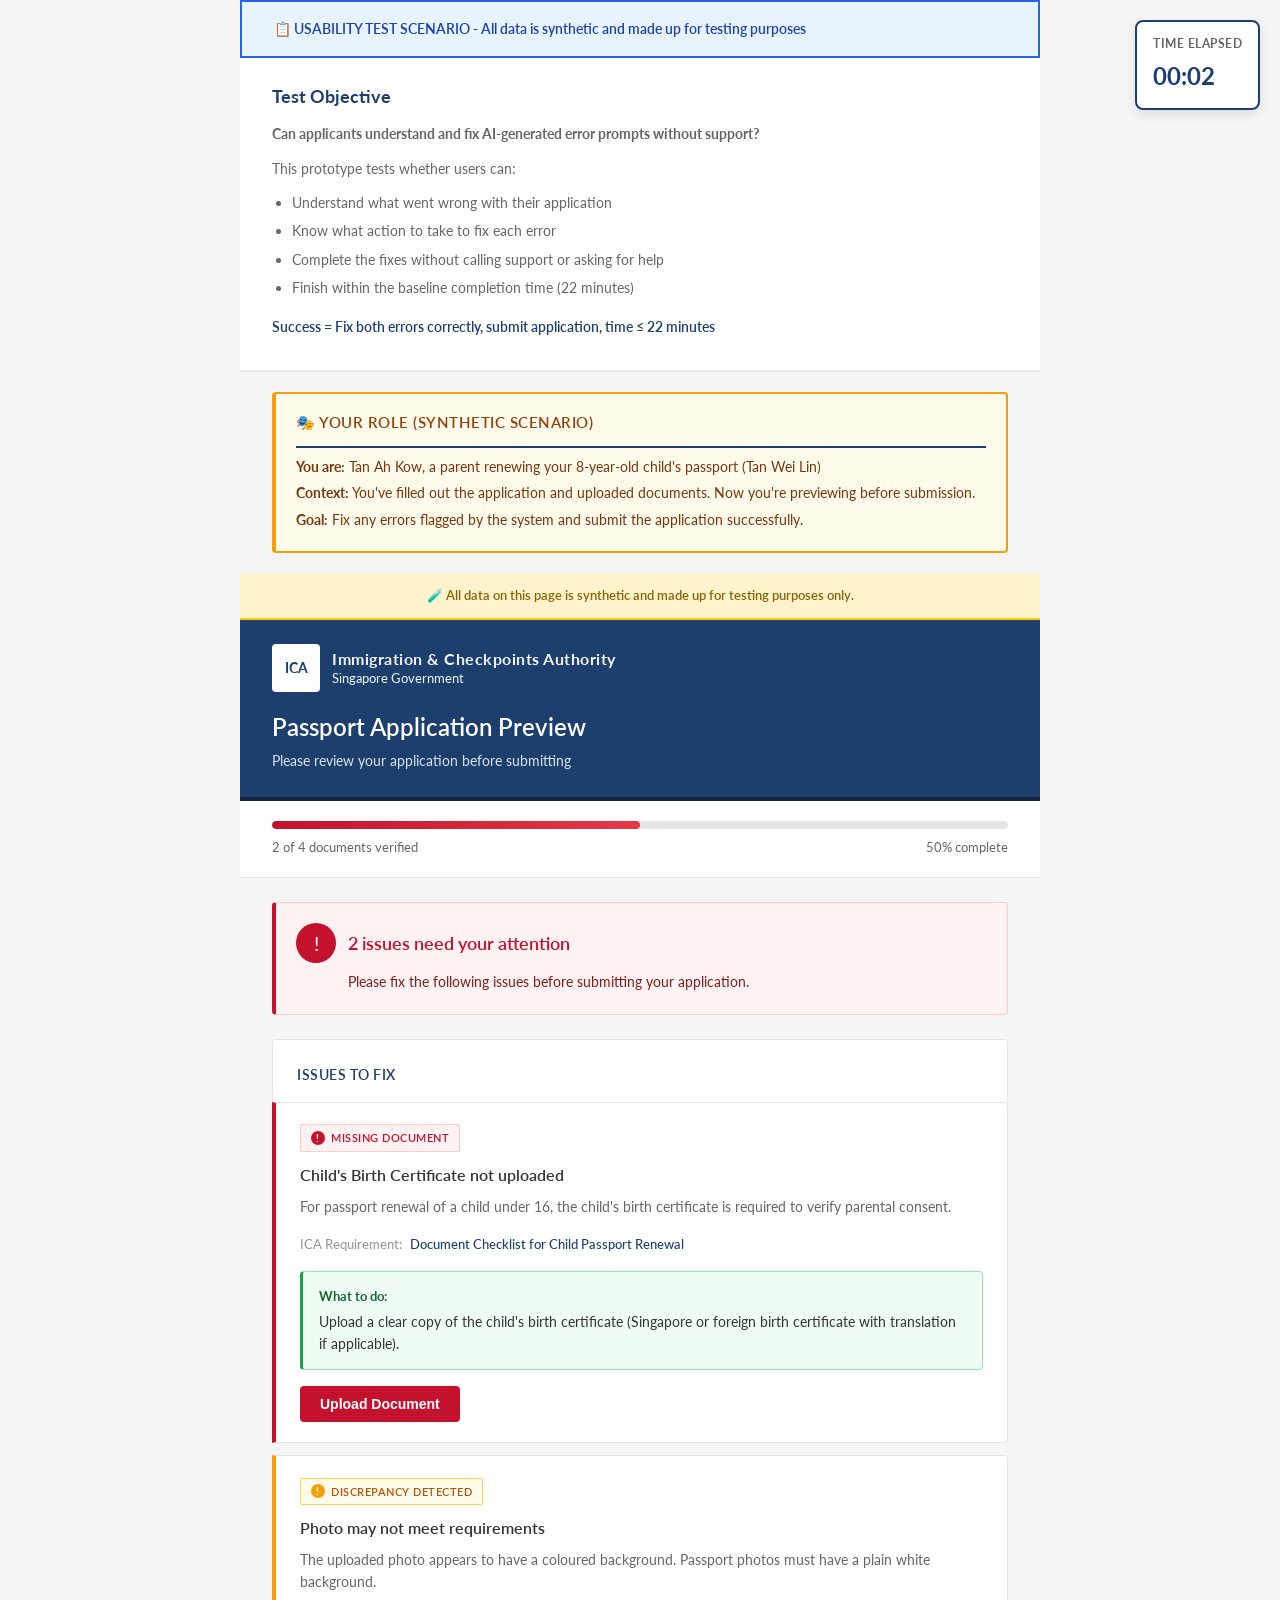
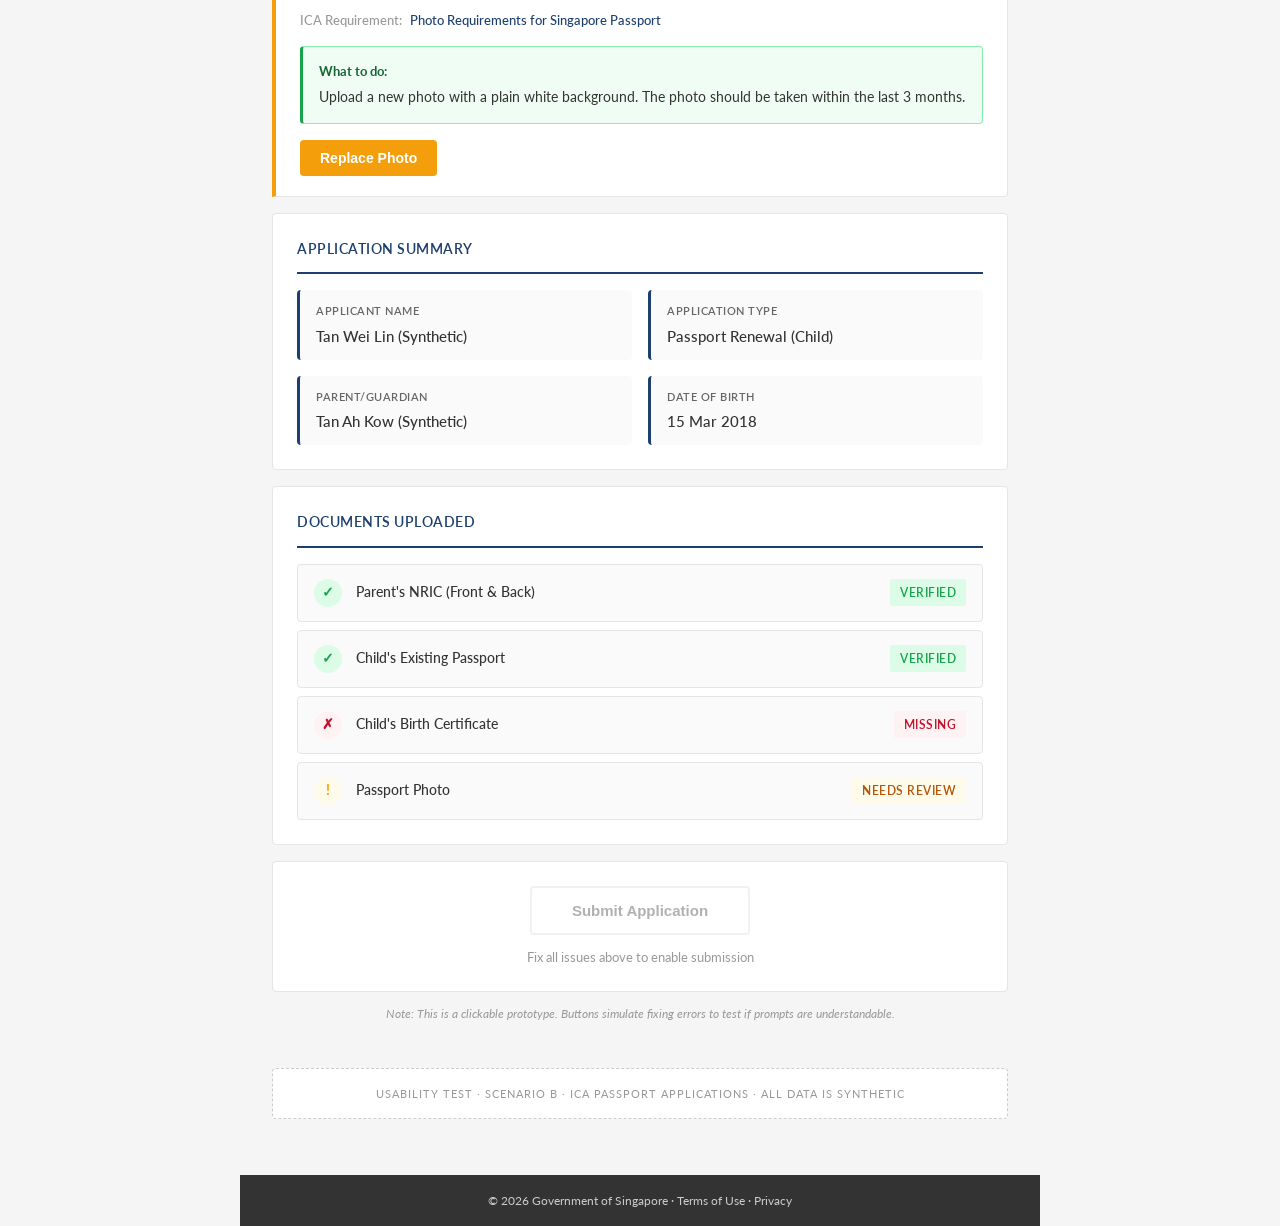
<file: day2-validate/prototype/test-scenario.html>
<!DOCTYPE html>
<html lang="en">
<head>
  <meta charset="UTF-8">
  <meta name="viewport" content="width=device-width, initial-scale=1.0">
  <title>Usability Test Scenario - ICA Passport Application</title>
  <link rel="preconnect" href="https://fonts.googleapis.com">
  <link rel="preconnect" href="https://fonts.gstatic.com" crossorigin>
  <link href="https://fonts.googleapis.com/css2?family=Lato:wght@400;600;700&display=swap" rel="stylesheet">
  <link rel="stylesheet" href="styles.css">
  <style>
    .test-banner {
      background: #E8F4FD;
      border: 2px solid #2563EB;
      padding: 16px 32px;
      margin-bottom: 0;
      font-size: 14px;
      font-weight: 600;
      color: #1E40AF;
    }

    .test-instructions {
      background: white;
      padding: 24px 32px;
      border-bottom: 2px solid #E5E7EB;
    }

    .test-instructions h2 {
      font-size: 18px;
      color: #1C3F6E;
      margin-bottom: 12px;
    }

    .test-instructions p {
      font-size: 14px;
      color: #666;
      line-height: 1.6;
      margin-bottom: 8px;
    }

    .test-instructions ul {
      margin-left: 20px;
      margin-top: 12px;
    }

    .test-instructions li {
      font-size: 14px;
      color: #666;
      margin-bottom: 6px;
    }

    .scenario-box {
      background: #FFFBEB;
      border: 2px solid #F59E0B;
      border-left: 4px solid #F59E0B;
      padding: 16px 20px;
      margin: 20px 32px;
      border-radius: 4px;
    }

    .scenario-box h3 {
      font-size: 15px;
      color: #92400E;
      margin-bottom: 8px;
      font-weight: 600;
    }

    .scenario-box p {
      font-size: 14px;
      color: #78350F;
      margin-bottom: 4px;
    }

    .task-counter {
      position: fixed;
      top: 20px;
      right: 20px;
      background: white;
      border: 2px solid #1C3F6E;
      border-radius: 8px;
      padding: 12px 16px;
      box-shadow: 0 4px 12px rgba(0,0,0,0.1);
      z-index: 1000;
    }

    .task-counter h4 {
      font-size: 12px;
      color: #666;
      margin-bottom: 4px;
      text-transform: uppercase;
      letter-spacing: 0.5px;
    }

    .task-counter .time {
      font-size: 24px;
      color: #1C3F6E;
      font-weight: 700;
    }

    .success-message {
      background: #F0FDF4;
      border: 2px solid #16A34A;
      border-radius: 8px;
      padding: 20px;
      margin: 20px 32px;
      display: none;
    }

    .success-message h3 {
      color: #166534;
      font-size: 18px;
      margin-bottom: 8px;
    }

    .success-message p {
      color: #15803D;
      font-size: 14px;
    }

    .interactive-note {
      font-size: 12px;
      color: #999;
      text-align: center;
      padding: 12px;
      font-style: italic;
    }
  </style>
</head>
<body>
  <div class="container">
    <div class="test-banner">
      📋 USABILITY TEST SCENARIO - All data is synthetic and made up for testing purposes
    </div>

    <div class="test-instructions">
      <h2>Test Objective</h2>
      <p><strong>Can applicants understand and fix AI-generated error prompts without support?</strong></p>

      <p style="margin-top: 12px;">This prototype tests whether users can:</p>
      <ul>
        <li>Understand what went wrong with their application</li>
        <li>Know what action to take to fix each error</li>
        <li>Complete the fixes without calling support or asking for help</li>
        <li>Finish within the baseline completion time (22 minutes)</li>
      </ul>

      <p style="margin-top: 16px; font-weight: 600; color: #1C3F6E;">
        Success = Fix both errors correctly, submit application, time ≤ 22 minutes
      </p>
    </div>

    <div class="scenario-box">
      <h3>🎭 Your Role (Synthetic Scenario)</h3>
      <p><strong>You are:</strong> Tan Ah Kow, a parent renewing your 8-year-old child's passport (Tan Wei Lin)</p>
      <p><strong>Context:</strong> You've filled out the application and uploaded documents. Now you're previewing before submission.</p>
      <p><strong>Goal:</strong> Fix any errors flagged by the system and submit the application successfully.</p>
    </div>

    <div class="task-counter">
      <h4>Time Elapsed</h4>
      <div class="time" id="timer">00:00</div>
    </div>

    <div class="synthetic-banner">
      🧪 All data on this page is synthetic and made up for testing purposes only.
    </div>

    <header>
      <div class="logo">
        <div class="logo-icon">ICA</div>
        <div class="logo-text">
          <strong>Immigration & Checkpoints Authority</strong>
          Singapore Government
        </div>
      </div>
      <h1>Passport Application Preview</h1>
      <p class="subtitle">Please review your application before submitting</p>
    </header>

    <div class="progress-section">
      <div class="progress-bar">
        <div class="progress-fill"></div>
      </div>
      <div class="progress-text">
        <span>2 of 4 documents verified</span>
        <span>50% complete</span>
      </div>
    </div>

    <div class="main-content">
      <section class="alert-box">
        <div class="alert-header">
          <span class="alert-icon">!</span>
          <h2>2 issues need your attention</h2>
        </div>
        <p>Please fix the following issues before submitting your application.</p>
      </section>

      <section class="errors-section">
        <h3>Issues to Fix</h3>

        <div class="error-card error">
          <div class="error-badge">Missing Document</div>
          <h4>Child's Birth Certificate not uploaded</h4>
          <p class="error-description">
            For passport renewal of a child under 16, the child's birth certificate is required to verify parental consent.
          </p>
          <div class="error-reference">
            <span class="reference-label">ICA Requirement:</span>
            <a href="#">Document Checklist for Child Passport Renewal</a>
          </div>
          <div class="error-action">
            <strong>What to do:</strong>
            Upload a clear copy of the child's birth certificate (Singapore or foreign birth certificate with translation if applicable).
          </div>
          <button class="btn btn-primary" data-upload="birth-cert">Upload Document</button>
        </div>

        <div class="error-card warning">
          <div class="error-badge warning-badge">Discrepancy Detected</div>
          <h4>Photo may not meet requirements</h4>
          <p class="error-description">
            The uploaded photo appears to have a coloured background. Passport photos must have a plain white background.
          </p>
          <div class="error-reference">
            <span class="reference-label">ICA Requirement:</span>
            <a href="#">Photo Requirements for Singapore Passport</a>
          </div>
          <div class="error-action">
            <strong>What to do:</strong>
            Upload a new photo with a plain white background. The photo should be taken within the last 3 months.
          </div>
          <button class="btn btn-secondary" data-upload="photo">Replace Photo</button>
        </div>
      </section>

      <section class="application-summary">
        <h3>Application Summary</h3>
        <div class="summary-grid">
          <div class="summary-item">
            <span class="label">Applicant Name</span>
            <span class="value">Tan Wei Lin (Synthetic)</span>
          </div>
          <div class="summary-item">
            <span class="label">Application Type</span>
            <span class="value">Passport Renewal (Child)</span>
          </div>
          <div class="summary-item">
            <span class="label">Parent/Guardian</span>
            <span class="value">Tan Ah Kow (Synthetic)</span>
          </div>
          <div class="summary-item">
            <span class="label">Date of Birth</span>
            <span class="value">15 Mar 2018</span>
          </div>
        </div>
      </section>

      <section class="documents-uploaded">
        <h3>Documents Uploaded</h3>
        <ul class="document-list">
          <li class="document-item valid">
            <span class="status-icon">✓</span>
            <span class="doc-name">Parent's NRIC (Front & Back)</span>
            <span class="status-text">Verified</span>
          </li>
          <li class="document-item valid">
            <span class="status-icon">✓</span>
            <span class="doc-name">Child's Existing Passport</span>
            <span class="status-text">Verified</span>
          </li>
          <li class="document-item missing" id="birth-cert-status">
            <span class="status-icon">✗</span>
            <span class="doc-name">Child's Birth Certificate</span>
            <span class="status-text">Missing</span>
          </li>
          <li class="document-item warning" id="photo-status">
            <span class="status-icon">!</span>
            <span class="doc-name">Passport Photo</span>
            <span class="status-text">Needs Review</span>
          </li>
        </ul>
      </section>

      <div class="success-message" id="success-msg">
        <h3>✅ Test Completed Successfully!</h3>
        <p>You fixed both errors and submitted the application in <strong id="final-time"></strong></p>
        <p style="margin-top: 8px;">This demonstrates that the error prompts were clear and actionable.</p>
      </div>

      <footer class="actions">
        <button class="btn btn-outline" id="submit-btn" disabled>Submit Application</button>
        <p class="footer-note" id="footer-note">Fix all issues above to enable submission</p>
      </footer>

      <p class="interactive-note">
        Note: This is a clickable prototype. Buttons simulate fixing errors to test if prompts are understandable.
      </p>

      <div class="prototype-label">
        USABILITY TEST · Scenario B · ICA Passport Applications · All data is synthetic
      </div>
    </div>

    <div class="gov-footer">
      © 2026 Government of Singapore · <a href="#">Terms of Use</a> · <a href="#">Privacy</a>
    </div>
  </div>

  <script>
    let startTime = Date.now();
    let birthCertFixed = false;
    let photoFixed = false;

    // Initialize event listeners
    document.addEventListener('DOMContentLoaded', function() {
      // Upload button listeners
      document.querySelectorAll('[data-upload]').forEach(function(btn) {
        btn.addEventListener('click', function() {
          handleUpload(this.dataset.upload);
        });
      });

      // Submit button listener
      document.getElementById('submit-btn')?.addEventListener('click', handleSubmit);
    });

    // Timer
    setInterval(() => {
      const elapsed = Math.floor((Date.now() - startTime) / 1000);
      const minutes = Math.floor(elapsed / 60);
      const seconds = elapsed % 60;
      document.getElementById('timer').textContent =
        `${String(minutes).padStart(2, '0')}:${String(seconds).padStart(2, '0')}`;
    }, 1000);

    function handleUpload(type) {
      if (type === 'birth-cert') {
        birthCertFixed = true;
        const item = document.getElementById('birth-cert-status');
        item.className = 'document-item valid';
        item.innerHTML = `
          <span class="status-icon">✓</span>
          <span class="doc-name">Child's Birth Certificate</span>
          <span class="status-text">Verified</span>
        `;
        document.querySelector('.error-card.error').style.display = 'none';
      } else if (type === 'photo') {
        photoFixed = true;
        const item = document.getElementById('photo-status');
        item.className = 'document-item valid';
        item.innerHTML = `
          <span class="status-icon">✓</span>
          <span class="doc-name">Passport Photo</span>
          <span class="status-text">Verified</span>
        `;
        document.querySelector('.error-card.warning').style.display = 'none';
      }

      checkIfComplete();
    }

    function checkIfComplete() {
      if (birthCertFixed && photoFixed) {
        document.getElementById('submit-btn').disabled = false;
        document.getElementById('submit-btn').className = 'btn btn-primary';
        document.getElementById('footer-note').textContent = 'All issues resolved - ready to submit';
        document.querySelector('.alert-box').style.display = 'none';
        document.querySelector('.errors-section').style.display = 'none';

        // Update progress
        document.querySelector('.progress-fill').style.width = '100%';
        document.querySelector('.progress-text').innerHTML = `
          <span>4 of 4 documents verified</span>
          <span>100% complete</span>
        `;
      }
    }

    function handleSubmit() {
      const elapsed = Math.floor((Date.now() - startTime) / 1000);
      const minutes = Math.floor(elapsed / 60);
      const seconds = elapsed % 60;
      const timeStr = `${minutes}m ${seconds}s`;

      document.getElementById('final-time').textContent = timeStr;
      document.getElementById('success-msg').style.display = 'block';
      document.getElementById('submit-btn').disabled = true;
      document.getElementById('submit-btn').textContent = 'Application Submitted';

      // Success indication
      if (elapsed <= 1320) { // 22 minutes = 1320 seconds
        document.getElementById('success-msg').innerHTML +=
          `<p style="margin-top: 8px; color: #166534; font-weight: 600;">✓ Within baseline completion time (≤ 22 minutes)</p>`;
      }
    }
  </script>
</body>
</html>
</file>
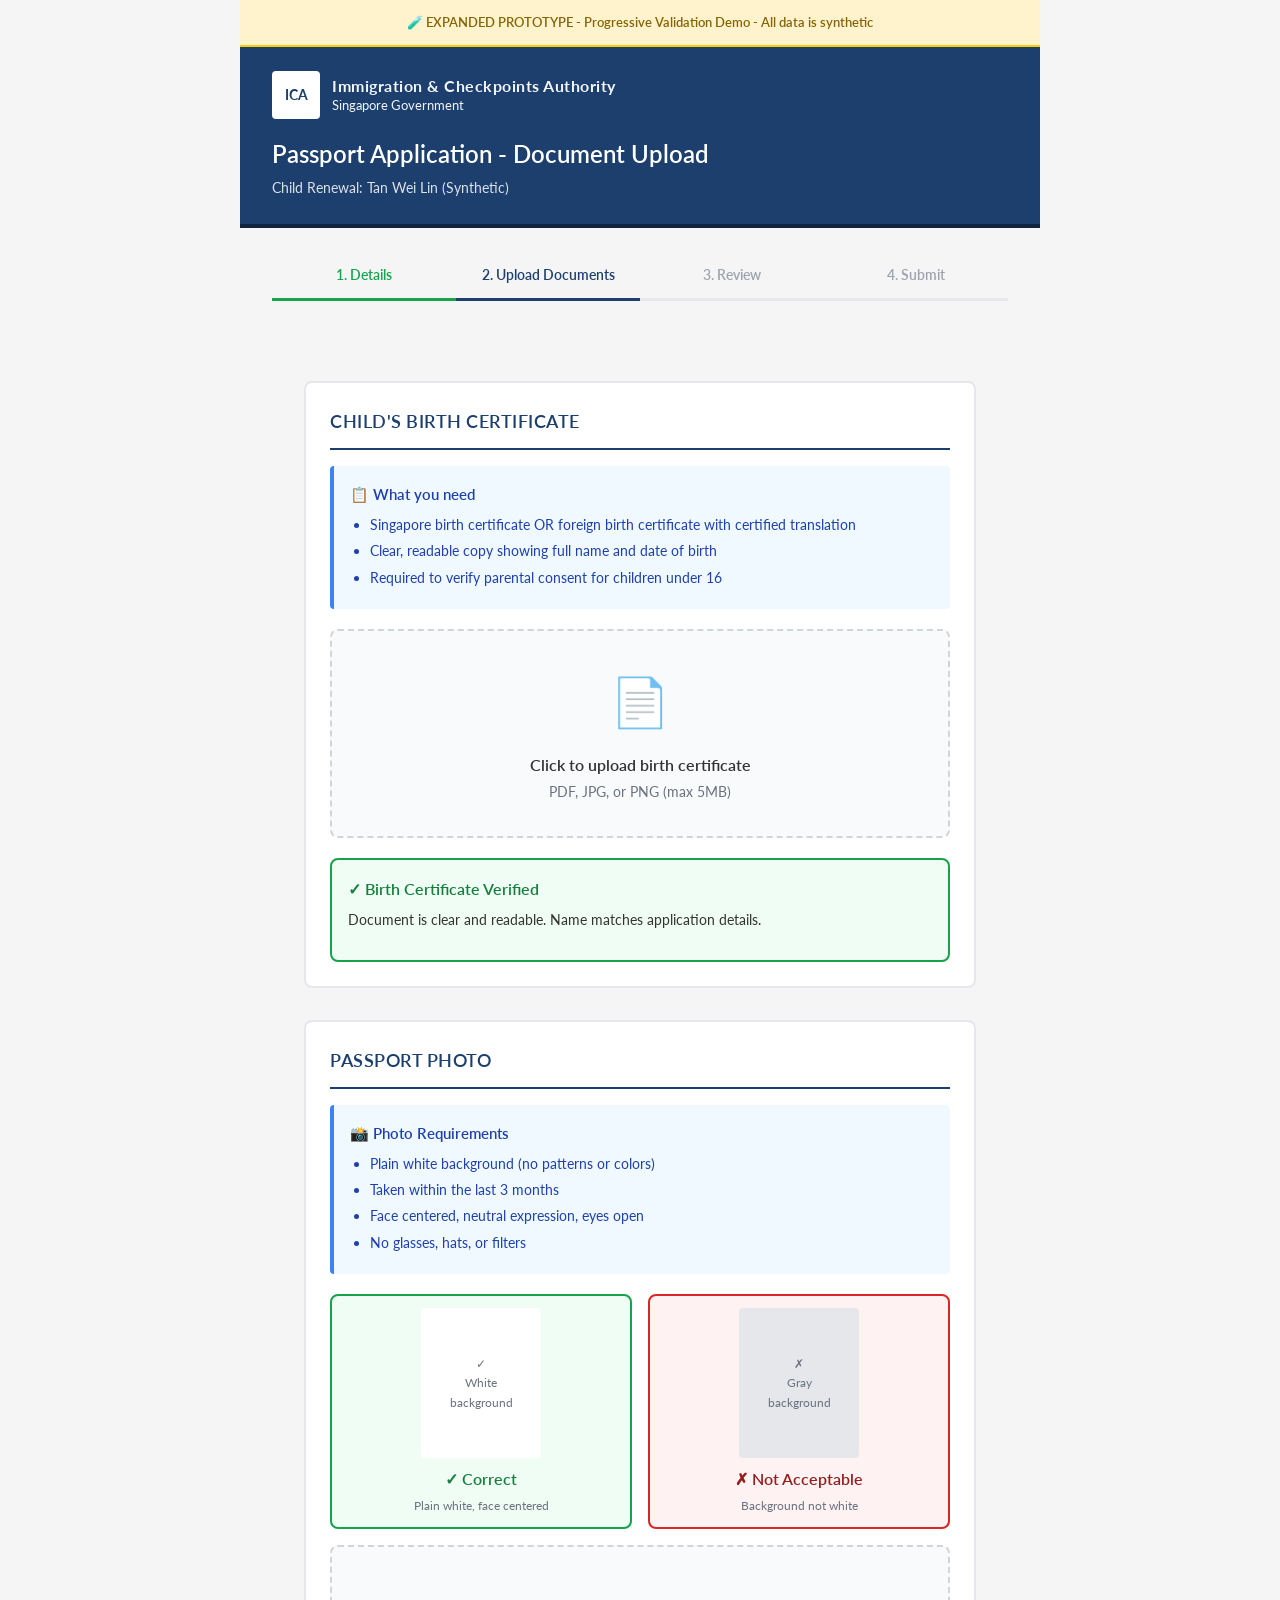
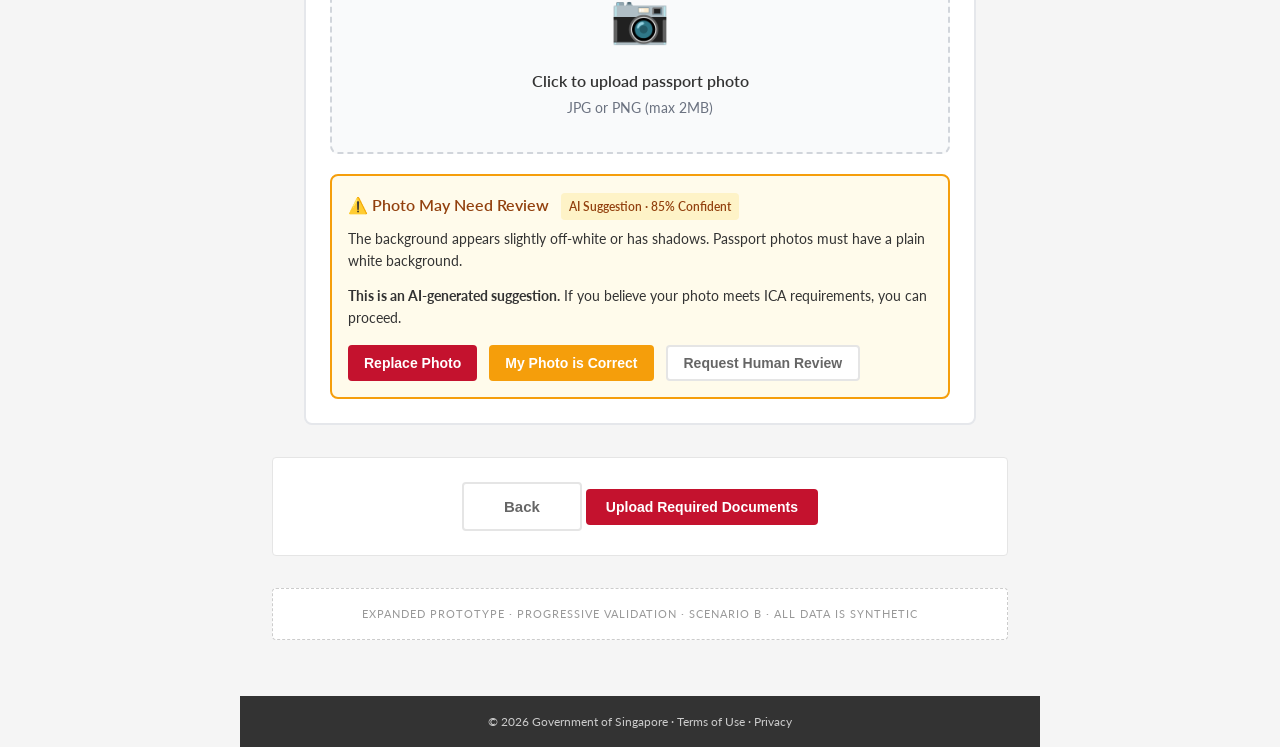
<file: day2-validate/prototype/upload-flow.html>
<!DOCTYPE html>
<html lang="en">
<head>
  <meta charset="UTF-8">
  <meta name="viewport" content="width=device-width, initial-scale=1.0">
  <title>Document Upload - ICA Passport Application (Progressive Validation)</title>
  <link rel="preconnect" href="https://fonts.googleapis.com">
  <link rel="preconnect" href="https://fonts.gstatic.com" crossorigin>
  <link href="https://fonts.googleapis.com/css2?family=Lato:wght@400;600;700&display=swap" rel="stylesheet">
  <link rel="stylesheet" href="styles.css">
  <style>
    .step-indicator {
      display: flex;
      justify-content: space-between;
      margin: 24px 32px;
      padding: 0;
    }

    .step {
      flex: 1;
      text-align: center;
      padding: 12px;
      border-bottom: 3px solid #E5E7EB;
      color: #9CA3AF;
      font-size: 14px;
      font-weight: 600;
    }

    .step.active {
      border-bottom-color: #1C3F6E;
      color: #1C3F6E;
    }

    .step.completed {
      border-bottom-color: #16A34A;
      color: #16A34A;
    }

    .upload-section {
      margin: 32px;
      background: white;
      border: 2px solid #E5E7EB;
      border-radius: 8px;
      padding: 24px;
    }

    .upload-section h3 {
      font-size: 18px;
      color: #1C3F6E;
      margin-bottom: 16px;
    }

    .guidance-box {
      background: #F0F9FF;
      border-left: 4px solid #3B82F6;
      padding: 16px;
      margin-bottom: 20px;
      border-radius: 4px;
    }

    .guidance-box h4 {
      font-size: 15px;
      color: #1E40AF;
      margin-bottom: 8px;
      font-weight: 600;
    }

    .guidance-box ul {
      margin: 8px 0 0 20px;
      color: #1E40AF;
    }

    .guidance-box li {
      font-size: 14px;
      margin-bottom: 4px;
    }

    .photo-examples {
      display: grid;
      grid-template-columns: 1fr 1fr;
      gap: 16px;
      margin: 16px 0;
    }

    .example-card {
      border: 2px solid #E5E7EB;
      border-radius: 8px;
      padding: 12px;
      text-align: center;
    }

    .example-card.good {
      border-color: #16A34A;
      background: #F0FDF4;
    }

    .example-card.bad {
      border-color: #DC2626;
      background: #FEF2F2;
    }

    .example-photo {
      width: 120px;
      height: 150px;
      margin: 0 auto 8px;
      background: #F3F4F6;
      display: flex;
      align-items: center;
      justify-content: center;
      font-size: 12px;
      color: #6B7280;
      border-radius: 4px;
    }

    .example-card.good .example-photo {
      background: white;
    }

    .example-card.bad .example-photo {
      background: #E5E7EB;
    }

    .example-label {
      font-weight: 600;
      margin-bottom: 4px;
    }

    .example-card.good .example-label {
      color: #15803D;
    }

    .example-card.bad .example-label {
      color: #991B1B;
    }

    .example-reason {
      font-size: 12px;
      color: #6B7280;
    }

    .upload-area {
      border: 2px dashed #D1D5DB;
      border-radius: 8px;
      padding: 32px;
      text-align: center;
      background: #F9FAFB;
      cursor: pointer;
      transition: all 0.2s;
    }

    .upload-area:hover {
      border-color: #1C3F6E;
      background: #F0F9FF;
    }

    .upload-area.has-file {
      border-color: #16A34A;
      background: #F0FDF4;
      border-style: solid;
    }

    .upload-icon {
      font-size: 48px;
      margin-bottom: 12px;
    }

    .validation-result {
      margin-top: 20px;
      padding: 16px;
      border-radius: 8px;
      display: none;
    }

    .validation-result.success {
      background: #F0FDF4;
      border: 2px solid #16A34A;
      display: block;
    }

    .validation-result.warning {
      background: #FFFBEB;
      border: 2px solid #F59E0B;
      display: block;
    }

    .validation-result.error {
      background: #FEF2F2;
      border: 2px solid #DC2626;
      display: block;
    }

    .validation-result h4 {
      font-size: 16px;
      margin-bottom: 8px;
      font-weight: 600;
    }

    .validation-result.success h4 {
      color: #15803D;
    }

    .validation-result.warning h4 {
      color: #92400E;
    }

    .validation-result.error h4 {
      color: #991B1B;
    }

    .validation-message {
      font-size: 14px;
      line-height: 1.6;
      margin-bottom: 12px;
    }

    .confidence-badge {
      display: inline-block;
      padding: 4px 8px;
      border-radius: 4px;
      font-size: 12px;
      font-weight: 600;
      margin-left: 8px;
    }

    .confidence-medium {
      background: #FEF3C7;
      color: #92400E;
    }

    .action-buttons {
      display: flex;
      gap: 12px;
      margin-top: 16px;
    }

    .btn-sm {
      padding: 8px 16px;
      font-size: 14px;
    }

    .document-status {
      display: flex;
      align-items: center;
      gap: 12px;
      padding: 12px;
      background: white;
      border: 2px solid #E5E7EB;
      border-radius: 8px;
      margin-bottom: 16px;
    }

    .document-status.uploaded {
      border-color: #16A34A;
      background: #F0FDF4;
    }

    .status-icon {
      font-size: 24px;
    }

    .document-info {
      flex: 1;
    }

    .document-name {
      font-weight: 600;
      color: #1F2937;
      margin-bottom: 2px;
    }

    .document-meta {
      font-size: 12px;
      color: #6B7280;
    }
  </style>
</head>
<body>
  <div class="container">
    <div class="synthetic-banner">
      🧪 EXPANDED PROTOTYPE - Progressive Validation Demo - All data is synthetic
    </div>

    <header>
      <div class="logo">
        <div class="logo-icon">ICA</div>
        <div class="logo-text">
          <strong>Immigration & Checkpoints Authority</strong>
          Singapore Government
        </div>
      </div>
      <h1>Passport Application - Document Upload</h1>
      <p class="subtitle">Child Renewal: Tan Wei Lin (Synthetic)</p>
    </header>

    <div class="step-indicator">
      <div class="step completed">1. Details</div>
      <div class="step active">2. Upload Documents</div>
      <div class="step">3. Review</div>
      <div class="step">4. Submit</div>
    </div>

    <div class="main-content">
      <!-- Birth Certificate Section -->
      <section class="upload-section" id="birth-cert-section">
        <h3>Child's Birth Certificate</h3>

        <div class="guidance-box">
          <h4>📋 What you need</h4>
          <ul>
            <li>Singapore birth certificate OR foreign birth certificate with certified translation</li>
            <li>Clear, readable copy showing full name and date of birth</li>
            <li>Required to verify parental consent for children under 16</li>
          </ul>
        </div>

        <div class="upload-area" id="birth-cert-upload" data-upload-type="birth-cert" data-result-type="success">
          <div class="upload-icon">📄</div>
          <p class="upload-primary">Click to upload birth certificate</p>
          <p class="upload-secondary">PDF, JPG, or PNG (max 5MB)</p>
        </div>

        <div class="validation-result success" id="birth-cert-result">
          <h4>✓ Birth Certificate Verified</h4>
          <p class="validation-message">Document is clear and readable. Name matches application details.</p>
        </div>
      </section>

      <!-- Passport Photo Section -->
      <section class="upload-section" id="photo-section">
        <h3>Passport Photo</h3>

        <div class="guidance-box">
          <h4>📸 Photo Requirements</h4>
          <ul>
            <li>Plain white background (no patterns or colors)</li>
            <li>Taken within the last 3 months</li>
            <li>Face centered, neutral expression, eyes open</li>
            <li>No glasses, hats, or filters</li>
          </ul>
        </div>

        <div class="photo-examples">
          <div class="example-card good">
            <div class="example-photo">✓<br>White<br>background</div>
            <div class="example-label">✓ Correct</div>
            <div class="example-reason">Plain white, face centered</div>
          </div>
          <div class="example-card bad">
            <div class="example-photo">✗<br>Gray<br>background</div>
            <div class="example-label">✗ Not Acceptable</div>
            <div class="example-reason">Background not white</div>
          </div>
        </div>

        <div class="upload-area" id="photo-upload" data-upload-type="photo" data-result-type="warning">
          <div class="upload-icon">📷</div>
          <p class="upload-primary">Click to upload passport photo</p>
          <p class="upload-secondary">JPG or PNG (max 2MB)</p>
        </div>

        <div class="validation-result warning" id="photo-result">
          <h4>⚠️ Photo May Need Review <span class="confidence-badge confidence-medium">AI Suggestion · 85% Confident</span></h4>
          <p class="validation-message">
            The background appears slightly off-white or has shadows. Passport photos must have a plain white background.
          </p>
          <p class="validation-message">
            <strong>This is an AI-generated suggestion.</strong> If you believe your photo meets ICA requirements, you can proceed.
          </p>

          <div class="action-buttons">
            <button class="btn btn-primary btn-sm" id="replace-photo-btn">Replace Photo</button>
            <button class="btn btn-secondary btn-sm" id="keep-photo-btn">My Photo is Correct</button>
            <button class="btn btn-outline btn-sm" id="request-review-btn">Request Human Review</button>
          </div>
        </div>
      </section>

      <!-- Navigation -->
      <footer class="actions">
        <button class="btn btn-outline" id="back-btn">Back</button>
        <button class="btn btn-primary" id="continue-btn">Continue to Review</button>
      </footer>

      <div class="prototype-label">
        EXPANDED PROTOTYPE · Progressive Validation · Scenario B · All data is synthetic
      </div>
    </div>

    <div class="gov-footer">
      © 2026 Government of Singapore · <a href="#">Terms of Use</a> · <a href="#">Privacy</a>
    </div>
  </div>

  <script>
    let birthCertUploaded = false;
    let photoUploaded = false;
    let photoStatus = 'warning'; // 'success', 'warning', or 'kept'

    // Initialize event listeners when DOM is ready
    document.addEventListener('DOMContentLoaded', function() {
      // Upload area listeners
      document.getElementById('birth-cert-upload')?.addEventListener('click', function() {
        simulateUpload(this.dataset.uploadType, this.dataset.resultType);
      });

      document.getElementById('photo-upload')?.addEventListener('click', function() {
        simulateUpload(this.dataset.uploadType, this.dataset.resultType);
      });

      // Action button listeners
      document.getElementById('replace-photo-btn')?.addEventListener('click', replacePhoto);
      document.getElementById('keep-photo-btn')?.addEventListener('click', keepPhoto);
      document.getElementById('request-review-btn')?.addEventListener('click', requestReview);
      document.getElementById('continue-btn')?.addEventListener('click', continueToReview);
      document.getElementById('back-btn')?.addEventListener('click', function() {
        window.location.href = 'index.html';
      });
    });

    function simulateUpload(type, resultType) {
      if (type === 'birth-cert') {
        birthCertUploaded = true;
        const uploadArea = document.getElementById('birth-cert-upload');
        const result = document.getElementById('birth-cert-result');

        uploadArea.classList.add('has-file');
        uploadArea.innerHTML = `
          <div class="document-status uploaded">
            <span class="status-icon">✓</span>
            <div class="document-info">
              <div class="document-name">birth-certificate-tan-wei-lin.pdf</div>
              <div class="document-meta">Uploaded · Validating...</div>
            </div>
          </div>
        `;

        setTimeout(() => {
          result.style.display = 'block';
          document.querySelector('#birth-cert-section .document-meta').textContent = 'Uploaded · Verified';
          updateContinueButton();
        }, 1500);
      } else if (type === 'photo') {
        photoUploaded = true;
        const uploadArea = document.getElementById('photo-upload');
        const result = document.getElementById('photo-result');

        uploadArea.classList.add('has-file');
        uploadArea.innerHTML = `
          <div class="document-status uploaded">
            <span class="status-icon">📷</span>
            <div class="document-info">
              <div class="document-name">passport-photo-tan-wei-lin.jpg</div>
              <div class="document-meta">Uploaded · Validating...</div>
            </div>
          </div>
        `;

        setTimeout(() => {
          result.style.display = 'block';
          document.querySelector('#photo-section .document-meta').textContent = 'Uploaded · Needs Review';
          updateContinueButton();
        }, 1500);
      }
    }

    function replacePhoto() {
      alert('User chooses to upload a new photo.\n\nExpected: Upload flow restarts for this document.');
      document.getElementById('photo-result').style.display = 'none';
      document.getElementById('photo-upload').classList.remove('has-file');
      document.getElementById('photo-upload').innerHTML = `
        <div class="upload-icon">📷</div>
        <p style="font-weight: 600; margin-bottom: 4px;">Click to upload a new passport photo</p>
        <p style="font-size: 14px; color: #6B7280;">JPG or PNG (max 2MB)</p>
      `;
      photoUploaded = false;
      updateContinueButton();
    }

    function keepPhoto() {
      photoStatus = 'kept';
      const result = document.getElementById('photo-result');
      result.className = 'validation-result success';
      result.innerHTML = `
        <h4>✓ Photo Accepted</h4>
        <p class="validation-message">
          You've indicated this photo is correct. An ICA officer will review during processing.
        </p>
        <p class="validation-message" style="font-size: 12px; color: #6B7280;">
          Note: If the photo doesn't meet requirements, your application may be returned.
        </p>
      `;
      document.querySelector('#photo-section .document-meta').textContent = 'Uploaded · Accepted';
      updateContinueButton();
    }

    function requestReview() {
      photoStatus = 'review-requested';
      const result = document.getElementById('photo-result');
      result.className = 'validation-result success';
      result.innerHTML = `
        <h4>✓ Human Review Requested</h4>
        <p class="validation-message">
          Your photo will be reviewed by an ICA officer during processing. You can continue with your application.
        </p>
        <p class="validation-message" style="font-size: 12px; color: #6B7280;">
          Review typically takes 1-2 business days.
        </p>
      `;
      document.querySelector('#photo-section .document-meta').textContent = 'Uploaded · Pending Review';
      updateContinueButton();
    }

    function updateContinueButton() {
      const btn = document.getElementById('continue-btn');
      if (birthCertUploaded && photoUploaded) {
        btn.disabled = false;
        btn.textContent = 'Continue to Review';
      } else {
        btn.disabled = true;
        btn.textContent = 'Upload Required Documents';
      }
    }

    function continueToReview() {
      alert('Progress saved. Proceeding to final review screen.\n\nExpected: All uploaded documents shown, final consistency check performed.');
      window.location.href = 'index.html';
    }

    // Initialize
    updateContinueButton();
  </script>
</body>
</html>
</file>
<file: day2-validate/prototype/styles.css>
/*
  ICA Corporate Identity Colors:
  - Primary Blue: #1C3F6E (ICA Blue - header)
  - Accent Red: #C4122E (Alerts, errors)
  - Dark Gray: #333333 (Text)
  - Light Gray: #F5F5F5 (Background)
  - White: #FFFFFF
*/

* {
  box-sizing: border-box;
  margin: 0;
  padding: 0;
}

body {
  font-family: 'Lato', -apple-system, BlinkMacSystemFont, 'Segoe UI', Roboto, sans-serif;
  background: #F5F5F5;
  min-height: 100vh;
  color: #333333;
  line-height: 1.6;
}

.container {
  max-width: 800px;
  margin: 0 auto;
  padding: 0;
}

/* Synthetic warning banner at top */
.synthetic-banner {
  background: #FFF3CD;
  border-bottom: 2px solid #FFCC00;
  padding: 12px 32px;
  font-size: 13px;
  font-weight: 600;
  color: #856404;
  text-align: center;
}

/* Header - ICA Blue Style */
header {
  background: #1C3F6E;
  color: white;
  padding: 24px 32px;
  text-align: left;
  border-bottom: 4px solid #0F2540;
}

/* Upload area text styles */
.upload-primary {
  font-weight: 600;
  margin-bottom: 4px;
}

.upload-secondary {
  font-size: 14px;
  color: #6B7280;
}

/* Verification section styles */
.verification-center {
  text-align: center;
  padding: 20px;
}

.verification-btn {
  font-size: 16px;
  padding: 14px 32px;
}

.verification-note {
  margin-top: 12px;
  font-size: 13px;
  color: #6B7280;
}

.logo {
  display: inline-flex;
  align-items: center;
  gap: 12px;
  margin-bottom: 16px;
}

.logo-icon {
  width: 48px;
  height: 48px;
  background: white;
  border-radius: 4px;
  display: flex;
  align-items: center;
  justify-content: center;
  font-size: 14px;
  font-weight: 700;
  color: #1C3F6E;
}

.logo-text {
  font-size: 13px;
  line-height: 1.3;
  opacity: 0.95;
}

.logo-text strong {
  display: block;
  font-size: 16px;
  font-weight: 700;
  letter-spacing: 0.5px;
}

h1 {
  font-size: 24px;
  color: white;
  margin-bottom: 4px;
  font-weight: 600;
}

.subtitle {
  color: rgba(255,255,255,0.85);
  font-size: 14px;
}

/* Progress section */
.progress-section {
  background: white;
  padding: 20px 32px;
  border-bottom: 1px solid #E5E5E5;
}

.progress-bar {
  height: 8px;
  background: #E5E5E5;
  border-radius: 4px;
  overflow: hidden;
}

.progress-fill {
  height: 100%;
  background: linear-gradient(90deg, #C4122E, #E63946);
  border-radius: 4px;
  width: 50%;
  transition: width 0.3s ease;
}

.progress-text {
  display: flex;
  justify-content: space-between;
  font-size: 13px;
  color: #666666;
  margin-top: 8px;
}

/* Main content area */
.main-content {
  padding: 24px 32px;
}

/* Synthetic notice - now using .synthetic-banner at top */

/* Alert box */
.alert-box {
  background: #FEF2F2;
  border: 1px solid #FECACA;
  border-left: 4px solid #C4122E;
  border-radius: 4px;
  padding: 20px;
  margin-bottom: 24px;
}

.alert-header {
  display: flex;
  align-items: center;
  gap: 12px;
  margin-bottom: 8px;
}

.alert-icon {
  display: flex;
  align-items: center;
  justify-content: center;
  width: 40px;
  height: 40px;
  background: #C4122E;
  border-radius: 50%;
  font-size: 20px;
  color: white;
}

.alert-header h2 {
  font-size: 18px;
  color: #C4122E;
  font-weight: 600;
}

.alert-box > p {
  color: #7F1D1D;
  font-size: 14px;
  margin-left: 52px;
}

/* Sections */
section {
  background: white;
  border-radius: 4px;
  padding: 24px;
  margin-bottom: 16px;
  border: 1px solid #E5E5E5;
}

h3 {
  font-size: 14px;
  color: #1C3F6E;
  text-transform: uppercase;
  letter-spacing: 0.5px;
  margin-bottom: 16px;
  padding-bottom: 12px;
  border-bottom: 2px solid #1C3F6E;
  font-weight: 600;
}

/* Application summary */
.summary-grid {
  display: grid;
  grid-template-columns: repeat(2, 1fr);
  gap: 16px;
}

.summary-item {
  display: flex;
  flex-direction: column;
  padding: 12px 16px;
  background: #FAFAFA;
  border-radius: 4px;
  border-left: 3px solid #1C3F6E;
}

.summary-item .label {
  font-size: 11px;
  color: #666666;
  text-transform: uppercase;
  letter-spacing: 0.5px;
  margin-bottom: 4px;
  font-weight: 600;
}

.summary-item .value {
  font-size: 15px;
  color: #333333;
  font-weight: 500;
}

/* Errors section */
.errors-section {
  background: transparent;
  padding: 0;
  border: none;
}

.errors-section h3 {
  background: white;
  padding: 24px 24px 16px;
  margin-bottom: 0;
  border-radius: 4px 4px 0 0;
  border: 1px solid #E5E5E5;
  border-bottom: none;
}

/* Error cards */
.error-card {
  background: white;
  border: 1px solid #E5E5E5;
  border-left: 4px solid #C4122E;
  padding: 20px 24px;
  margin-bottom: 12px;
  border-radius: 0 4px 4px 0;
}

.error-card.warning {
  border-left-color: #F59E0B;
}

.error-badge {
  display: inline-flex;
  align-items: center;
  gap: 6px;
  background: #FEF2F2;
  color: #C4122E;
  font-size: 11px;
  font-weight: 600;
  text-transform: uppercase;
  letter-spacing: 0.5px;
  padding: 4px 10px;
  border-radius: 2px;
  margin-bottom: 10px;
  border: 1px solid #FECACA;
}

.error-badge::before {
  content: '!';
  display: inline-flex;
  align-items: center;
  justify-content: center;
  width: 14px;
  height: 14px;
  background: #C4122E;
  color: white;
  border-radius: 50%;
  font-size: 10px;
  font-weight: 700;
}

.error-badge.warning-badge {
  background: #FFFBEB;
  color: #B45309;
  border-color: #FCD34D;
}

.error-badge.warning-badge::before {
  background: #F59E0B;
}

.error-card h4 {
  font-size: 16px;
  color: #333333;
  margin-bottom: 8px;
  font-weight: 600;
}

.error-description {
  font-size: 14px;
  color: #666666;
  margin-bottom: 16px;
  line-height: 1.6;
}

.error-reference {
  font-size: 13px;
  margin-bottom: 16px;
  display: flex;
  align-items: center;
  gap: 8px;
}

.reference-label {
  color: #999999;
  font-weight: 500;
}

.error-reference a {
  color: #1C3F6E;
  text-decoration: none;
  font-weight: 500;
}

.error-reference a:hover {
  text-decoration: underline;
  color: #C4122E;
}

.error-action {
  background: #F0FDF4;
  border: 1px solid #86EFAC;
  border-left: 3px solid #16A34A;
  border-radius: 4px;
  padding: 14px 16px;
  font-size: 14px;
  margin-bottom: 16px;
}

.error-action strong {
  color: #166534;
  display: block;
  margin-bottom: 4px;
  font-size: 13px;
}

/* Buttons */
.btn {
  padding: 10px 20px;
  border-radius: 4px;
  font-size: 14px;
  font-weight: 600;
  cursor: pointer;
  border: none;
  transition: all 0.2s ease;
  display: inline-flex;
  align-items: center;
  gap: 8px;
}

.btn-primary {
  background: #C4122E;
  color: white;
}

.btn-primary:hover {
  background: #A30F26;
}

.btn-secondary {
  background: #F59E0B;
  color: white;
}

.btn-secondary:hover {
  background: #D97706;
}

.btn-outline {
  background: white;
  color: #666666;
  border: 2px solid #E5E5E5;
}

.btn-outline:disabled {
  opacity: 0.5;
  cursor: not-allowed;
}

/* Document list */
.document-list {
  list-style: none;
}

.document-item {
  display: flex;
  align-items: center;
  padding: 14px 16px;
  margin-bottom: 8px;
  background: #FAFAFA;
  border-radius: 4px;
  border: 1px solid #E5E5E5;
}

.document-item:last-child {
  margin-bottom: 0;
}

.status-icon {
  width: 28px;
  height: 28px;
  border-radius: 50%;
  display: flex;
  align-items: center;
  justify-content: center;
  font-size: 14px;
  font-weight: bold;
  margin-right: 14px;
  flex-shrink: 0;
}

.document-item.valid .status-icon {
  background: #DCFCE7;
  color: #16A34A;
}

.document-item.missing .status-icon {
  background: #FEF2F2;
  color: #C4122E;
}

.document-item.warning .status-icon {
  background: #FFFBEB;
  color: #F59E0B;
}

.doc-name {
  flex: 1;
  font-size: 14px;
  font-weight: 500;
  color: #333333;
}

.status-text {
  font-size: 12px;
  font-weight: 600;
  padding: 4px 10px;
  border-radius: 2px;
  text-transform: uppercase;
  letter-spacing: 0.5px;
}

.document-item.valid .status-text {
  color: #16A34A;
  background: #DCFCE7;
}

.document-item.missing .status-text {
  color: #C4122E;
  background: #FEF2F2;
}

.document-item.warning .status-text {
  color: #B45309;
  background: #FFFBEB;
}

/* Footer */
footer.actions {
  text-align: center;
  padding: 24px;
  background: white;
  border-radius: 4px;
  border: 1px solid #E5E5E5;
}

footer.actions .btn-outline {
  padding: 14px 40px;
  font-size: 15px;
}

.footer-note {
  font-size: 13px;
  color: #999999;
  margin-top: 12px;
}

/* Prototype label */
.prototype-label {
  text-align: center;
  font-size: 11px;
  color: #999999;
  text-transform: uppercase;
  letter-spacing: 1px;
  margin-top: 32px;
  padding: 16px;
  background: white;
  border: 1px dashed #CCCCCC;
  border-radius: 4px;
}

/* Gov footer */
.gov-footer {
  background: #333333;
  color: #CCCCCC;
  padding: 16px 32px;
  font-size: 12px;
  text-align: center;
  margin-top: 32px;
}

.gov-footer a {
  color: #CCCCCC;
  text-decoration: none;
}

.gov-footer a:hover {
  color: white;
}

/* Responsive */
@media (max-width: 600px) {
  header {
    padding: 20px;
  }

  .main-content {
    padding: 16px;
  }

  h1 {
    font-size: 20px;
  }

  .summary-grid {
    grid-template-columns: 1fr;
  }

  .alert-box > p {
    margin-left: 0;
    margin-top: 8px;
  }

  .error-card {
    padding: 16px;
  }
}
</file>
